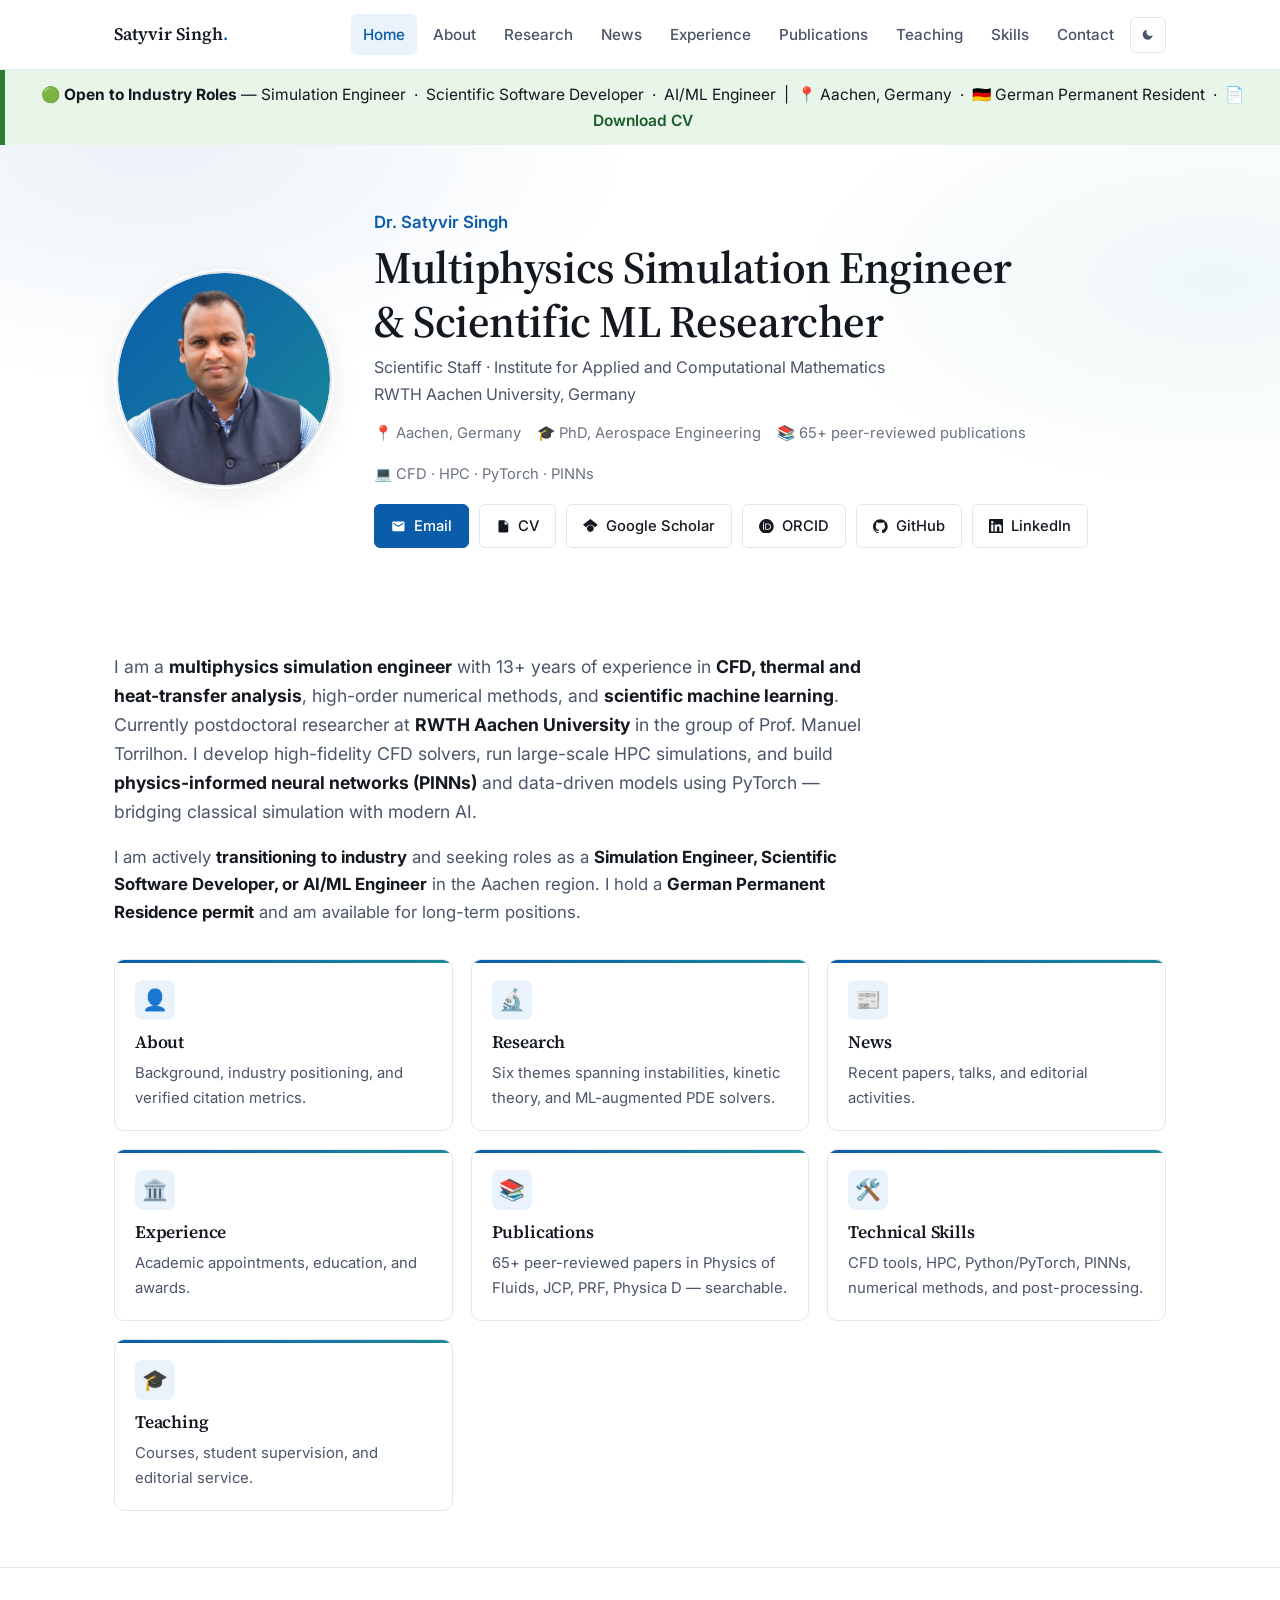
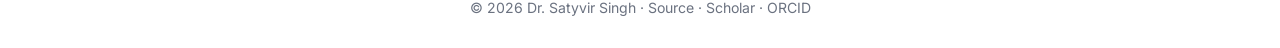
<file: index.html>
<!DOCTYPE html>
<html lang="en">
<head>
  <meta charset="UTF-8" />
  <meta name="viewport" content="width=device-width, initial-scale=1.0" />
  <title>Dr. Satyvir Singh — Simulation Engineer | CFD & Scientific ML | RWTH Aachen</title>
  <meta name="description" content="Dr. Satyvir Singh — Multiphysics Simulation Engineer with 13+ years in CFD, thermal analysis, high-order numerical methods, and scientific machine learning. Postdoctoral researcher at RWTH Aachen University. Open to industry roles in simulation engineering, scientific software development, and AI/ML engineering." />
  <meta property="og:type" content="website" />
  <meta property="og:title" content="Dr. Satyvir Singh — Simulation Engineer | CFD & Scientific ML" />
  <meta property="og:description" content="Multiphysics Simulation Engineer at RWTH Aachen University. 13+ years in CFD, HPC, and physics-informed ML. Open to industry roles in Aachen/Germany." />

  <link rel="preconnect" href="https://fonts.googleapis.com" />
  <link rel="preconnect" href="https://fonts.gstatic.com" crossorigin />
  <link href="https://fonts.googleapis.com/css2?family=Inter:wght@400;500;600;700&family=JetBrains+Mono:wght@400;500&family=Source+Serif+4:opsz,wght@8..60,400;8..60,500;8..60,600;8..60,700&display=swap" rel="stylesheet" />
  <link rel="stylesheet" href="assets/styles.css" />
  <link rel="icon" href="data:image/svg+xml,<svg xmlns='http://www.w3.org/2000/svg' viewBox='0 0 100 100'><circle cx='50' cy='50' r='45' fill='%230b5cab'/><text x='50%25' y='55%25' text-anchor='middle' dominant-baseline='middle' fill='white' font-family='Georgia' font-size='52' font-weight='600'>S</text></svg>" />
</head>
<body data-page="home">

<div id="site-nav"></div>

<!-- ========== OPEN TO WORK BANNER ========== -->
<div style="background-color:#e8f5e9; border-left:5px solid #2e7d32; padding:12px 20px; text-align:center; font-size:0.97rem; font-family:Inter,sans-serif;">
  🟢 <strong>Open to Industry Roles</strong> — Simulation Engineer &nbsp;·&nbsp; Scientific Software Developer &nbsp;·&nbsp; AI/ML Engineer &nbsp;|&nbsp;
  📍 Aachen, Germany &nbsp;·&nbsp; 🇩🇪 German Permanent Resident &nbsp;·&nbsp;
  <a href="CV_Satyvir_Singh.pdf" target="_blank" style="color:#1a5c2a; font-weight:600;">📄 Download CV</a>
</div>

<!-- ========== HERO ========== -->
<header class="hero">
  <div class="container hero-grid">
    <img class="avatar" src="assets/profile.png" alt="Dr. Satyvir Singh" width="220" height="220" />
    <div>
      <p class="title">Dr. Satyvir Singh</p>
      <h1>Multiphysics Simulation Engineer<br />&amp; Scientific ML Researcher</h1>
      <p class="affiliation">Scientific Staff · Institute for Applied and Computational Mathematics<br />RWTH Aachen University, Germany</p>

      <div class="hero-meta">
        <span>📍 Aachen, Germany</span>
        <span>🎓 PhD, Aerospace Engineering</span>
        <span>📚 65+ peer-reviewed publications</span>
        <span>💻 CFD · HPC · PyTorch · PINNs</span>
      </div>

      <div class="hero-actions">
        <a class="btn btn-primary" href="mailto:singh@acom.rwth-aachen.de">
          <svg class="icon-svg" viewBox="0 0 24 24"><path fill="currentColor" d="M20 4H4a2 2 0 00-2 2v12a2 2 0 002 2h16a2 2 0 002-2V6a2 2 0 00-2-2zm0 4l-8 5-8-5V6l8 5 8-5z"/></svg>
          Email
        </a>
        <a class="btn" href="CV_Satyvir_Singh.pdf" target="_blank">
          <svg class="icon-svg" viewBox="0 0 24 24"><path fill="currentColor" d="M14 2H6a2 2 0 00-2 2v16a2 2 0 002 2h12a2 2 0 002-2V8l-6-6zm0 7V3.5L19.5 9H14z"/></svg>
          CV
        </a>
        <a class="btn" href="https://scholar.google.com/citations?user=sQT89LYAAAAJ&hl=en" target="_blank" rel="noopener">
          <svg class="icon-svg" viewBox="0 0 24 24"><path fill="currentColor" d="M5.242 13.769L0 9.5 12 0l12 9.5-5.242 4.269C17.548 11.249 14.978 9.5 12 9.5c-2.977 0-5.548 1.748-6.758 4.269zM12 10c-3.038 0-5.5 2.462-5.5 5.5s2.462 5.5 5.5 5.5 5.5-2.462 5.5-5.5S15.038 10 12 10z"/></svg>
          Google Scholar
        </a>
        <a class="btn" href="https://orcid.org/0000-0001-6669-5296" target="_blank" rel="noopener">
          <svg class="icon-svg" viewBox="0 0 24 24"><path fill="currentColor" d="M12 0C5.372 0 0 5.372 0 12s5.372 12 12 12 12-5.372 12-12S18.628 0 12 0zM7.369 4.378c.525 0 .947.431.947.947 0 .525-.422.947-.947.947a.95.95 0 01-.947-.947c0-.516.422-.947.947-.947zm-.722 3.038h1.444v10.041H6.647V7.416zm3.562 0h3.9c3.712 0 5.344 2.653 5.344 5.025 0 2.578-2.016 5.025-5.325 5.025h-3.919V7.416zm1.444 1.303v7.444h2.297c3.272 0 4.022-2.484 4.022-3.722 0-2.016-1.284-3.722-4.097-3.722h-2.222z"/></svg>
          ORCID
        </a>
        <a class="btn" href="https://github.com/Satyvir-Singh" target="_blank" rel="noopener">
          <svg class="icon-svg" viewBox="0 0 24 24"><path fill="currentColor" d="M12 .297c-6.63 0-12 5.373-12 12 0 5.303 3.438 9.8 8.205 11.385.6.113.82-.258.82-.577 0-.285-.01-1.04-.015-2.04-3.338.724-4.042-1.61-4.042-1.61C4.422 18.07 3.633 17.7 3.633 17.7c-1.087-.744.084-.729.084-.729 1.205.084 1.838 1.236 1.838 1.236 1.07 1.835 2.809 1.305 3.495.998.108-.776.417-1.305.76-1.605-2.665-.3-5.466-1.332-5.466-5.93 0-1.31.465-2.38 1.235-3.22-.135-.303-.54-1.523.105-3.176 0 0 1.005-.322 3.3 1.23.96-.267 1.98-.4 3-.405 1.02.005 2.04.138 3 .405 2.28-1.552 3.285-1.23 3.285-1.23.645 1.653.24 2.873.12 3.176.765.84 1.23 1.91 1.23 3.22 0 4.61-2.805 5.625-5.475 5.92.42.36.81 1.096.81 2.22 0 1.606-.015 2.896-.015 3.286 0 .315.21.69.825.57C20.565 22.092 24 17.592 24 12.297c0-6.627-5.373-12-12-12"/></svg>
          GitHub
        </a>
        <a class="btn" href="https://www.linkedin.com/in/dr-ing-satyvir-singh-59ba4218" target="_blank" rel="noopener">
          <svg class="icon-svg" viewBox="0 0 24 24"><path fill="currentColor" d="M20.447 20.452h-3.554v-5.569c0-1.328-.027-3.037-1.852-3.037-1.853 0-2.136 1.445-2.136 2.939v5.667H9.351V9h3.414v1.561h.046c.477-.9 1.637-1.852 3.37-1.852 3.601 0 4.267 2.37 4.267 5.455v6.288zM5.337 7.433a2.062 2.062 0 01-2.063-2.065 2.063 2.063 0 112.063 2.065zm1.782 13.019H3.555V9h3.564v11.452zM22.225 0H1.771C.792 0 0 .774 0 1.729v20.542C0 23.227.792 24 1.771 24h20.451C23.2 24 24 23.227 24 22.271V1.729C24 .774 23.2 0 22.222 0h.003z"/></svg>
          LinkedIn
        </a>
      </div>
    </div>
  </div>
</header>

<!-- ========== SHORT INTRO + CARD GRID ========== -->
<section class="section">
  <div class="container fade-in">
    <div class="prose" style="margin-bottom:32px;">
      <p style="font-size:1.1rem;">
        I am a <strong>multiphysics simulation engineer</strong> with 13+ years of experience in
        <strong>CFD, thermal and heat-transfer analysis</strong>, high-order numerical methods,
        and <strong>scientific machine learning</strong>. Currently postdoctoral researcher at
        <strong>RWTH Aachen University</strong> in the group of Prof. Manuel Torrilhon.
        I develop high-fidelity CFD solvers, run large-scale HPC simulations, and build
        <strong>physics-informed neural networks (PINNs)</strong> and data-driven models
        using PyTorch — bridging classical simulation with modern AI.
      </p>
      <p style="font-size:1.05rem;">
        I am actively <strong>transitioning to industry</strong> and seeking roles as a
        <strong>Simulation Engineer, Scientific Software Developer, or AI/ML Engineer</strong>
        in the Aachen region. I hold a <strong>German Permanent Residence permit</strong>
        and am available for long-term positions.
      </p>
    </div>

    <div class="research-grid">
      <a class="research-card" href="about.html" style="text-decoration:none;color:inherit;">
        <div class="icon">👤</div>
        <h3>About</h3>
        <p>Background, industry positioning, and verified citation metrics.</p>
      </a>
      <a class="research-card" href="research.html" style="text-decoration:none;color:inherit;">
        <div class="icon">🔬</div>
        <h3>Research</h3>
        <p>Six themes spanning instabilities, kinetic theory, and ML-augmented PDE solvers.</p>
      </a>
      <a class="research-card" href="news.html" style="text-decoration:none;color:inherit;">
        <div class="icon">📰</div>
        <h3>News</h3>
        <p>Recent papers, talks, and editorial activities.</p>
      </a>
      <a class="research-card" href="experience.html" style="text-decoration:none;color:inherit;">
        <div class="icon">🏛️</div>
        <h3>Experience</h3>
        <p>Academic appointments, education, and awards.</p>
      </a>
      <a class="research-card" href="publications.html" style="text-decoration:none;color:inherit;">
        <div class="icon">📚</div>
        <h3>Publications</h3>
        <p>65+ peer-reviewed papers in Physics of Fluids, JCP, PRF, Physica D — searchable.</p>
      </a>
      <a class="research-card" href="skills.html" style="text-decoration:none;color:inherit;">
        <div class="icon">🛠️</div>
        <h3>Technical Skills</h3>
        <p>CFD tools, HPC, Python/PyTorch, PINNs, numerical methods, and post-processing.</p>
      </a>
      <a class="research-card" href="teaching.html" style="text-decoration:none;color:inherit;">
        <div class="icon">🎓</div>
        <h3>Teaching</h3>
        <p>Courses, student supervision, and editorial service.</p>
      </a>
    </div>
  </div>
</section>

<div id="site-footer"></div>
<script src="assets/layout.js"></script>
<script src="assets/main.js"></script>
</body>
</html>
</file>
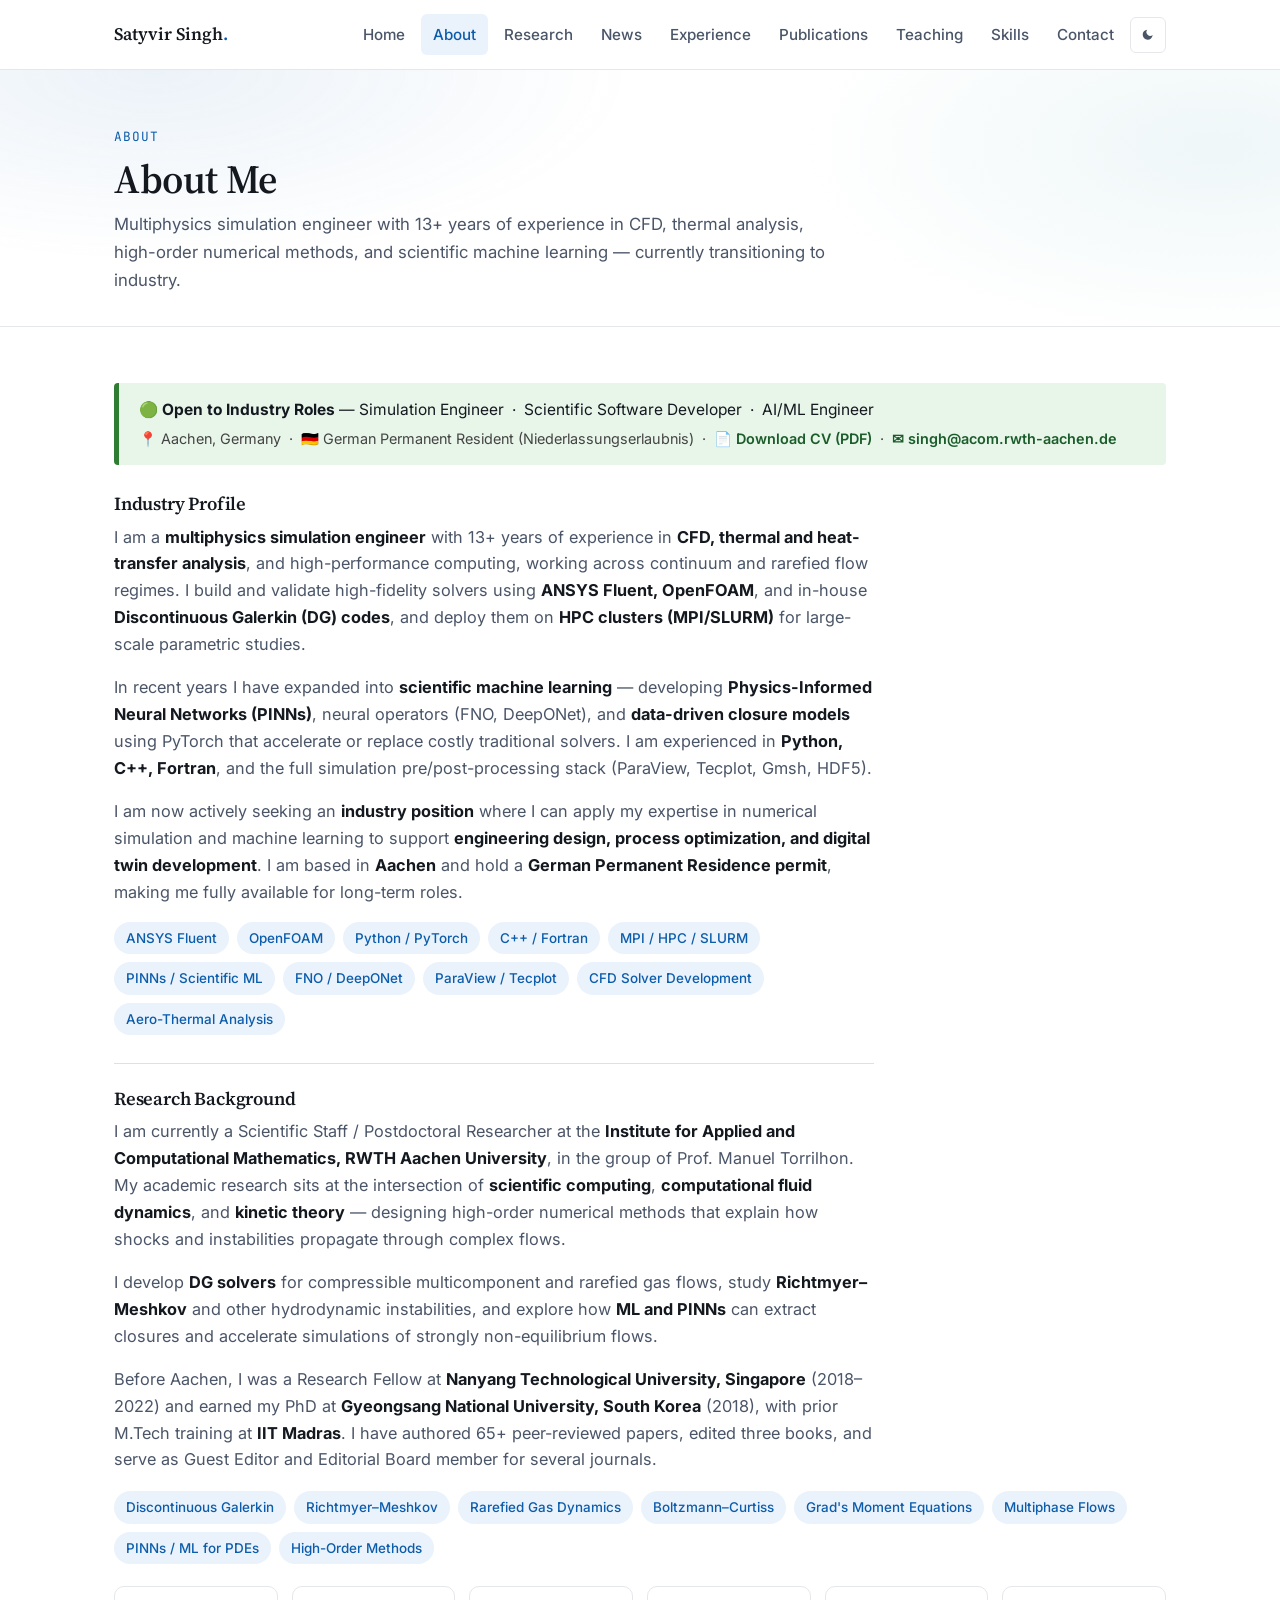
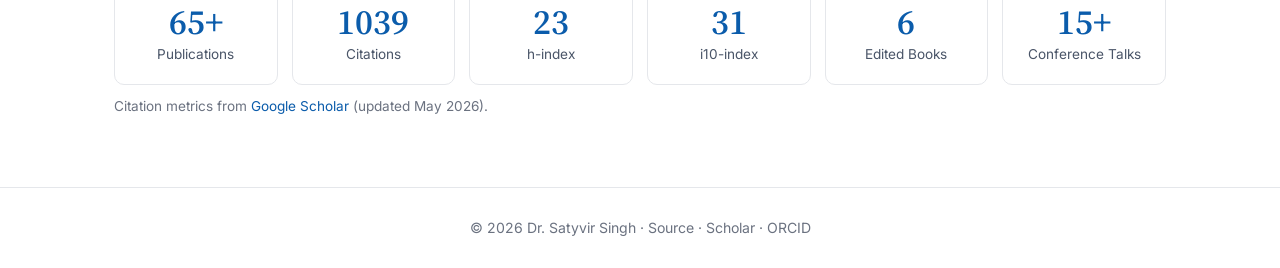
<file: about.html>
<!DOCTYPE html>
<html lang="en">
<head>
  <meta charset="UTF-8" />
  <meta name="viewport" content="width=device-width, initial-scale=1.0" />
  <title>About · Dr. Satyvir Singh — Simulation Engineer | CFD & Scientific ML</title>
  <meta name="description" content="Dr. Satyvir Singh — Multiphysics Simulation Engineer at RWTH Aachen University. 13+ years in CFD, thermal analysis, high-order numerical methods, and scientific ML. Open to industry roles in Aachen/Germany." />
  <link rel="preconnect" href="https://fonts.googleapis.com" />
  <link rel="preconnect" href="https://fonts.gstatic.com" crossorigin />
  <link href="https://fonts.googleapis.com/css2?family=Inter:wght@400;500;600;700&family=JetBrains+Mono:wght@400;500&family=Source+Serif+4:opsz,wght@8..60,400;8..60,500;8..60,600;8..60,700&display=swap" rel="stylesheet" />
  <link rel="stylesheet" href="assets/styles.css" />
  <link rel="icon" href="data:image/svg+xml,<svg xmlns='http://www.w3.org/2000/svg' viewBox='0 0 100 100'><circle cx='50' cy='50' r='45' fill='%230b5cab'/><text x='50%25' y='55%25' text-anchor='middle' dominant-baseline='middle' fill='white' font-family='Georgia' font-size='52' font-weight='600'>S</text></svg>" />
</head>
<body data-page="about">

<div id="site-nav"></div>

<header class="page-header">
  <div class="container">
    <div class="crumb">About</div>
    <h1>About Me</h1>
    <p class="lede">Multiphysics simulation engineer with 13+ years of experience in CFD, thermal analysis, high-order numerical methods, and scientific machine learning — currently transitioning to industry.</p>
  </div>
</header>

<section class="section">
  <div class="container fade-in">

    <!-- ========== OPEN TO WORK BANNER ========== -->
    <div style="background-color:#e8f5e9; border-left:5px solid #2e7d32; padding:14px 20px; border-radius:4px; margin-bottom:28px; font-family:Inter,sans-serif; font-size:0.97rem;">
      🟢 <strong>Open to Industry Roles</strong> — Simulation Engineer &nbsp;·&nbsp; Scientific Software Developer &nbsp;·&nbsp; AI/ML Engineer<br />
      <span style="font-size:0.9rem; color:#444; margin-top:4px; display:inline-block;">
        📍 Aachen, Germany &nbsp;·&nbsp;
        🇩🇪 German Permanent Resident (Niederlassungserlaubnis) &nbsp;·&nbsp;
        <a href="CV_Satyvir_Singh.pdf" target="_blank" style="color:#1a5c2a; font-weight:600;">📄 Download CV (PDF)</a> &nbsp;·&nbsp;
        <a href="mailto:singh@acom.rwth-aachen.de" style="color:#1a5c2a; font-weight:600;">✉ singh@acom.rwth-aachen.de</a>
      </span>
    </div>

    <div class="prose">

      <!-- INDUSTRY BIO -->
      <h2 style="font-size:1.15rem; margin-bottom:8px;">Industry Profile</h2>
      <p>
        I am a <strong>multiphysics simulation engineer</strong> with 13+ years of experience in
        <strong>CFD, thermal and heat-transfer analysis</strong>, and high-performance computing,
        working across continuum and rarefied flow regimes. I build and validate high-fidelity
        solvers using <strong>ANSYS Fluent, OpenFOAM</strong>, and in-house
        <strong>Discontinuous Galerkin (DG) codes</strong>, and deploy them on
        <strong>HPC clusters (MPI/SLURM)</strong> for large-scale parametric studies.
      </p>
      <p>
        In recent years I have expanded into <strong>scientific machine learning</strong> —
        developing <strong>Physics-Informed Neural Networks (PINNs)</strong>, neural operators
        (FNO, DeepONet), and <strong>data-driven closure models</strong> using PyTorch that
        accelerate or replace costly traditional solvers. I am experienced in
        <strong>Python, C++, Fortran</strong>, and the full simulation pre/post-processing stack
        (ParaView, Tecplot, Gmsh, HDF5).
      </p>
      <p>
        I am now actively seeking an <strong>industry position</strong> where I can apply my
        expertise in numerical simulation and machine learning to support
        <strong>engineering design, process optimization, and digital twin development</strong>.
        I am based in <strong>Aachen</strong> and hold a
        <strong>German Permanent Residence permit</strong>, making me fully available for
        long-term roles.
      </p>

      <!-- INDUSTRY SKILLS TAGS -->
      <div class="tags" style="margin-top:12px; margin-bottom:28px;">
        <span class="tag">ANSYS Fluent</span>
        <span class="tag">OpenFOAM</span>
        <span class="tag">Python / PyTorch</span>
        <span class="tag">C++ / Fortran</span>
        <span class="tag">MPI / HPC / SLURM</span>
        <span class="tag">PINNs / Scientific ML</span>
        <span class="tag">FNO / DeepONet</span>
        <span class="tag">ParaView / Tecplot</span>
        <span class="tag">CFD Solver Development</span>
        <span class="tag">Aero-Thermal Analysis</span>
      </div>

      <hr style="border:none; border-top:1px solid #e0e0e0; margin:24px 0;" />

      <!-- ACADEMIC BIO -->
      <h2 style="font-size:1.15rem; margin-bottom:8px;">Research Background</h2>
      <p>
        I am currently a Scientific Staff / Postdoctoral Researcher at the
        <strong>Institute for Applied and Computational Mathematics, RWTH Aachen University</strong>,
        in the group of Prof. Manuel Torrilhon. My academic research sits at the intersection of
        <strong>scientific computing</strong>, <strong>computational fluid dynamics</strong>, and
        <strong>kinetic theory</strong> — designing high-order numerical methods that explain how
        shocks and instabilities propagate through complex flows.
      </p>
      <p>
        I develop <strong>DG solvers</strong> for compressible multicomponent and rarefied gas flows,
        study <strong>Richtmyer–Meshkov</strong> and other hydrodynamic instabilities, and explore
        how <strong>ML and PINNs</strong> can extract closures and accelerate simulations of strongly
        non-equilibrium flows.
      </p>
      <p>
        Before Aachen, I was a Research Fellow at <strong>Nanyang Technological University, Singapore</strong>
        (2018–2022) and earned my PhD at <strong>Gyeongsang National University, South Korea</strong> (2018),
        with prior M.Tech training at <strong>IIT Madras</strong>. I have authored 65+ peer-reviewed papers,
        edited three books, and serve as Guest Editor and Editorial Board member for several journals.
      </p>
    </div>

    <!-- RESEARCH TAGS -->
    <div class="tags" style="margin-top:18px;">
      <span class="tag">Discontinuous Galerkin</span>
      <span class="tag">Richtmyer–Meshkov</span>
      <span class="tag">Rarefied Gas Dynamics</span>
      <span class="tag">Boltzmann–Curtiss</span>
      <span class="tag">Grad's Moment Equations</span>
      <span class="tag">Multiphase Flows</span>
      <span class="tag">PINNs / ML for PDEs</span>
      <span class="tag">High-Order Methods</span>
    </div>

    <!-- CITATION METRICS -->
    <div class="stats">
      <div class="stat"><span class="num">65+</span><span class="label">Publications</span></div>
      <div class="stat"><span class="num">1039</span><span class="label">Citations</span></div>
      <div class="stat"><span class="num">23</span><span class="label">h-index</span></div>
      <div class="stat"><span class="num">31</span><span class="label">i10-index</span></div>
      <div class="stat"><span class="num">6</span><span class="label">Edited Books</span></div>
      <div class="stat"><span class="num">15+</span><span class="label">Conference Talks</span></div>
    </div>
    <p style="margin-top:10px; font-size:0.85rem; color:var(--muted);">
      Citation metrics from
      <a href="https://scholar.google.com/citations?user=sQT89LYAAAAJ&amp;hl=en" target="_blank" rel="noopener">Google Scholar</a>
      (updated May 2026).
    </p>

  </div>
</section>

<div id="site-footer"></div>
<script src="assets/layout.js"></script>
<script src="assets/main.js"></script>
</body>
</html>
</file>
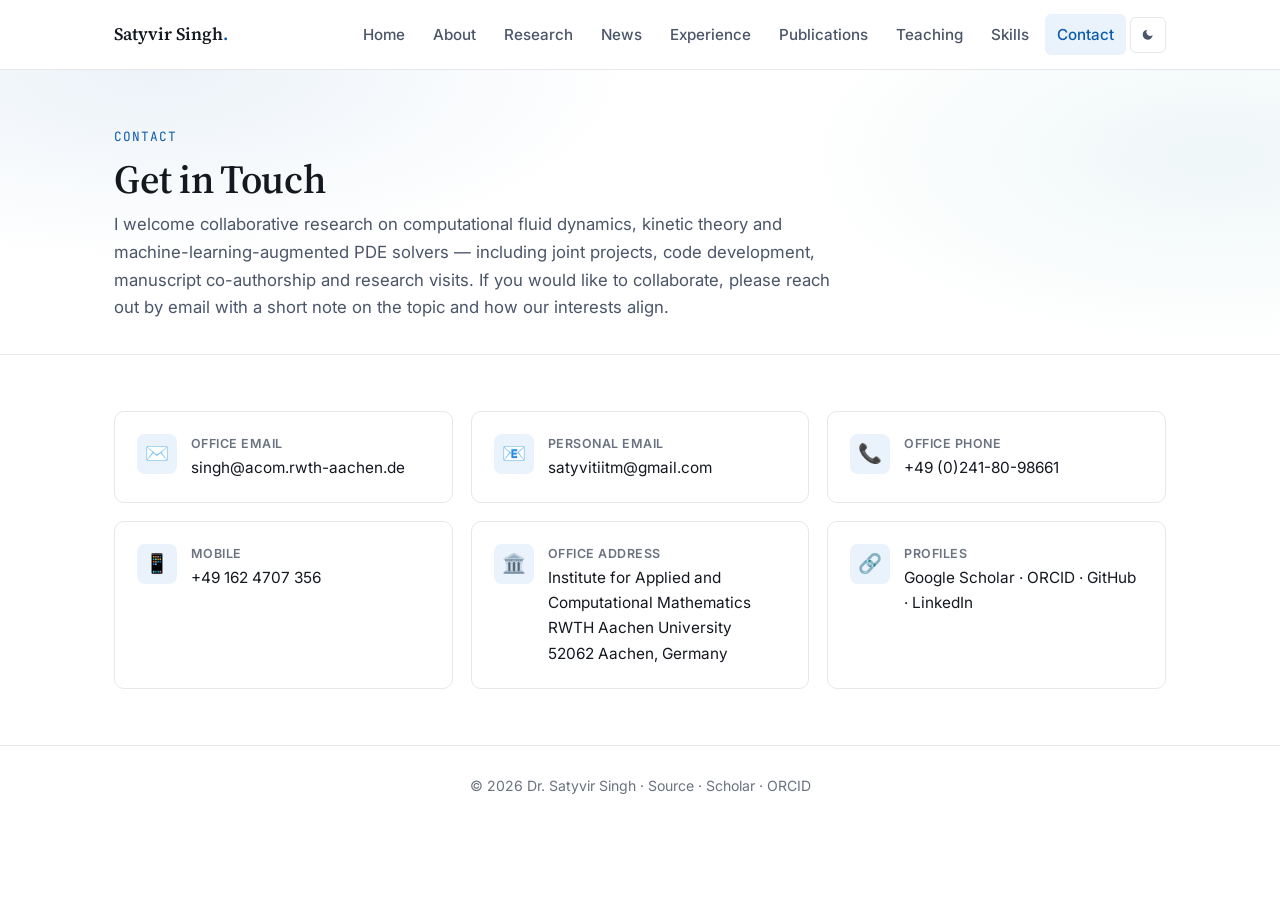
<file: contact.html>
<!DOCTYPE html>
<html lang="en">
<head>
  <meta charset="UTF-8" />
  <meta name="viewport" content="width=device-width, initial-scale=1.0" />
  <title>Contact · Dr. Satyvir Singh</title>
  <meta name="description" content="Contact information for Dr. Satyvir Singh — office address, phone, email and academic profiles." />
  <link rel="preconnect" href="https://fonts.googleapis.com" />
  <link rel="preconnect" href="https://fonts.gstatic.com" crossorigin />
  <link href="https://fonts.googleapis.com/css2?family=Inter:wght@400;500;600;700&family=JetBrains+Mono:wght@400;500&family=Source+Serif+4:opsz,wght@8..60,400;8..60,500;8..60,600;8..60,700&display=swap" rel="stylesheet" />
  <link rel="stylesheet" href="assets/styles.css" />
  <link rel="icon" href="data:image/svg+xml,<svg xmlns='http://www.w3.org/2000/svg' viewBox='0 0 100 100'><circle cx='50' cy='50' r='45' fill='%230b5cab'/><text x='50%25' y='55%25' text-anchor='middle' dominant-baseline='middle' fill='white' font-family='Georgia' font-size='52' font-weight='600'>S</text></svg>" />
</head>
<body data-page="contact">

<div id="site-nav"></div>

<header class="page-header">
  <div class="container">
    <div class="crumb">Contact</div>
    <h1>Get in Touch</h1>
    <p class="lede">I welcome collaborative research on computational fluid dynamics, kinetic theory and machine-learning-augmented PDE solvers — including joint projects, code development, manuscript co-authorship and research visits. If you would like to collaborate, please reach out by email with a short note on the topic and how our interests align.</p>
  </div>
</header>

<section class="section">
  <div class="container fade-in">
    <div class="contact-grid">
      <div class="contact-card">
        <div class="ico">✉️</div>
        <div>
          <div class="label">Office Email</div>
          <div class="value"><a href="mailto:singh@acom.rwth-aachen.de">singh@acom.rwth-aachen.de</a></div>
        </div>
      </div>
      <div class="contact-card">
        <div class="ico">📧</div>
        <div>
          <div class="label">Personal Email</div>
          <div class="value"><a href="mailto:satyvitiitm@gmail.com">satyvitiitm@gmail.com</a></div>
        </div>
      </div>
      <div class="contact-card">
        <div class="ico">📞</div>
        <div>
          <div class="label">Office Phone</div>
          <div class="value">+49 (0)241-80-98661</div>
        </div>
      </div>
      <div class="contact-card">
        <div class="ico">📱</div>
        <div>
          <div class="label">Mobile</div>
          <div class="value">+49 162 4707 356</div>
        </div>
      </div>
      <div class="contact-card">
        <div class="ico">🏛️</div>
        <div>
          <div class="label">Office Address</div>
          <div class="value">Institute for Applied and Computational Mathematics<br />RWTH Aachen University<br />52062 Aachen, Germany</div>
        </div>
      </div>
      <div class="contact-card">
        <div class="ico">🔗</div>
        <div>
          <div class="label">Profiles</div>
          <div class="value">
            <a href="https://scholar.google.com/citations?user=sQT89LYAAAAJ&amp;hl=en" target="_blank" rel="noopener">Google Scholar</a> ·
            <a href="https://orcid.org/0000-0001-6669-5296" target="_blank" rel="noopener">ORCID</a> ·
            <a href="https://github.com/Satyvir-Singh" target="_blank" rel="noopener">GitHub</a> ·
            <a href="https://www.linkedin.com/in/dr-ing-satyvir-singh-59ba4218" target="_blank" rel="noopener">LinkedIn</a>
          </div>
        </div>
      </div>
    </div>
  </div>
</section>

<div id="site-footer"></div>
<script src="assets/layout.js"></script>
<script src="assets/main.js"></script>
</body>
</html>
</file>
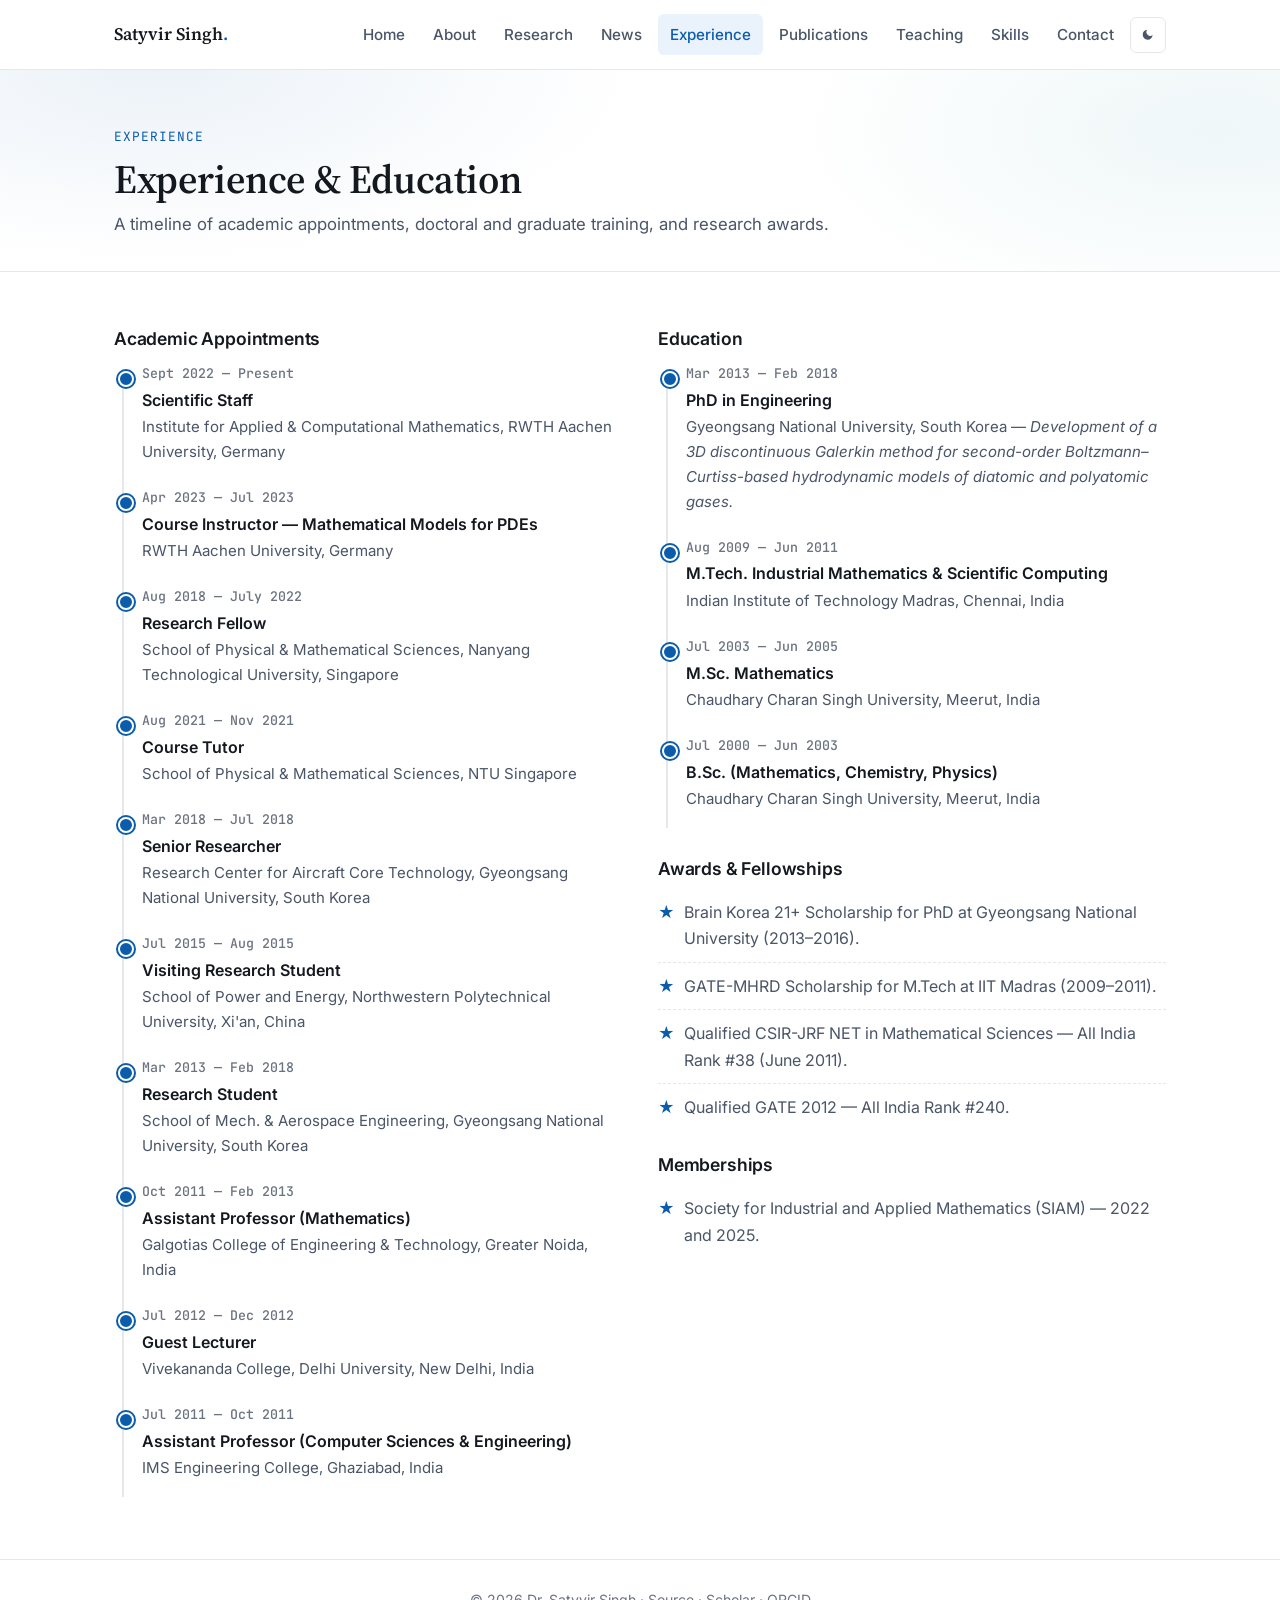
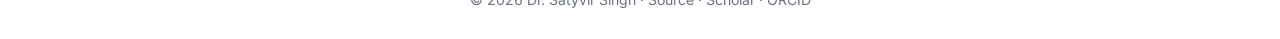
<file: experience.html>
<!DOCTYPE html>
<html lang="en">
<head>
  <meta charset="UTF-8" />
  <meta name="viewport" content="width=device-width, initial-scale=1.0" />
  <title>Experience · Dr. Satyvir Singh</title>
  <meta name="description" content="Academic appointments, education and awards of Dr. Satyvir Singh." />
  <link rel="preconnect" href="https://fonts.googleapis.com" />
  <link rel="preconnect" href="https://fonts.gstatic.com" crossorigin />
  <link href="https://fonts.googleapis.com/css2?family=Inter:wght@400;500;600;700&family=JetBrains+Mono:wght@400;500&family=Source+Serif+4:opsz,wght@8..60,400;8..60,500;8..60,600;8..60,700&display=swap" rel="stylesheet" />
  <link rel="stylesheet" href="assets/styles.css" />
  <link rel="icon" href="data:image/svg+xml,<svg xmlns='http://www.w3.org/2000/svg' viewBox='0 0 100 100'><circle cx='50' cy='50' r='45' fill='%230b5cab'/><text x='50%25' y='55%25' text-anchor='middle' dominant-baseline='middle' fill='white' font-family='Georgia' font-size='52' font-weight='600'>S</text></svg>" />
</head>
<body data-page="experience">

<div id="site-nav"></div>

<header class="page-header">
  <div class="container">
    <div class="crumb">Experience</div>
    <h1>Experience &amp; Education</h1>
    <p class="lede">A timeline of academic appointments, doctoral and graduate training, and research awards.</p>
  </div>
</header>

<section class="section">
  <div class="container fade-in">
    <div class="two-col">
      <div>
        <h3 style="font-family:var(--sans);font-size:1.1rem;margin-bottom:14px;">Academic Appointments</h3>
        <ul class="timeline">
          <li>
            <div class="when">Sept 2022 — Present</div>
            <div class="what">Scientific Staff</div>
            <div class="where">Institute for Applied &amp; Computational Mathematics, RWTH Aachen University, Germany</div>
          </li>
          <li>
            <div class="when">Apr 2023 — Jul 2023</div>
            <div class="what">Course Instructor — Mathematical Models for PDEs</div>
            <div class="where">RWTH Aachen University, Germany</div>
          </li>
          <li>
            <div class="when">Aug 2018 — July 2022</div>
            <div class="what">Research Fellow</div>
            <div class="where">School of Physical &amp; Mathematical Sciences, Nanyang Technological University, Singapore</div>
          </li>
          <li>
            <div class="when">Aug 2021 — Nov 2021</div>
            <div class="what">Course Tutor</div>
            <div class="where">School of Physical &amp; Mathematical Sciences, NTU Singapore</div>
          </li>
          <li>
            <div class="when">Mar 2018 — Jul 2018</div>
            <div class="what">Senior Researcher</div>
            <div class="where">Research Center for Aircraft Core Technology, Gyeongsang National University, South Korea</div>
          </li>
          <li>
            <div class="when">Jul 2015 — Aug 2015</div>
            <div class="what">Visiting Research Student</div>
            <div class="where">School of Power and Energy, Northwestern Polytechnical University, Xi'an, China</div>
          </li>
          <li>
            <div class="when">Mar 2013 — Feb 2018</div>
            <div class="what">Research Student</div>
            <div class="where">School of Mech. &amp; Aerospace Engineering, Gyeongsang National University, South Korea</div>
          </li>
          <li>
            <div class="when">Oct 2011 — Feb 2013</div>
            <div class="what">Assistant Professor (Mathematics)</div>
            <div class="where">Galgotias College of Engineering &amp; Technology, Greater Noida, India</div>
          </li>
          <li>
            <div class="when">Jul 2012 — Dec 2012</div>
            <div class="what">Guest Lecturer</div>
            <div class="where">Vivekananda College, Delhi University, New Delhi, India</div>
          </li>
          <li>
            <div class="when">Jul 2011 — Oct 2011</div>
            <div class="what">Assistant Professor (Computer Sciences &amp; Engineering)</div>
            <div class="where">IMS Engineering College, Ghaziabad, India</div>
          </li>
        </ul>
      </div>

      <div>
        <h3 style="font-family:var(--sans);font-size:1.1rem;margin-bottom:14px;">Education</h3>
        <ul class="timeline">
          <li>
            <div class="when">Mar 2013 — Feb 2018</div>
            <div class="what">PhD in Engineering</div>
            <div class="where">Gyeongsang National University, South Korea — <em>Development of a 3D discontinuous Galerkin method for second-order Boltzmann–Curtiss-based hydrodynamic models of diatomic and polyatomic gases.</em></div>
          </li>
          <li>
            <div class="when">Aug 2009 — Jun 2011</div>
            <div class="what">M.Tech. Industrial Mathematics &amp; Scientific Computing</div>
            <div class="where">Indian Institute of Technology Madras, Chennai, India</div>
          </li>
          <li>
            <div class="when">Jul 2003 — Jun 2005</div>
            <div class="what">M.Sc. Mathematics</div>
            <div class="where">Chaudhary Charan Singh University, Meerut, India</div>
          </li>
          <li>
            <div class="when">Jul 2000 — Jun 2003</div>
            <div class="what">B.Sc. (Mathematics, Chemistry, Physics)</div>
            <div class="where">Chaudhary Charan Singh University, Meerut, India</div>
          </li>
        </ul>

        <h3 style="font-family:var(--sans);font-size:1.1rem;margin:24px 0 10px;">Awards &amp; Fellowships</h3>
        <ul class="award-list">
          <li>Brain Korea 21+ Scholarship for PhD at Gyeongsang National University (2013–2016).</li>
          <li>GATE-MHRD Scholarship for M.Tech at IIT Madras (2009–2011).</li>
          <li>Qualified CSIR-JRF NET in Mathematical Sciences — All India Rank #38 (June 2011).</li>
          <li>Qualified GATE 2012 — All India Rank #240.</li>
        </ul>

        <h3 style="font-family:var(--sans);font-size:1.1rem;margin:24px 0 10px;">Memberships</h3>
        <ul class="award-list">
          <li>Society for Industrial and Applied Mathematics (SIAM) — 2022 and 2025.</li>
        </ul>
      </div>
    </div>
  </div>
</section>

<div id="site-footer"></div>
<script src="assets/layout.js"></script>
<script src="assets/main.js"></script>
</body>
</html>
</file>
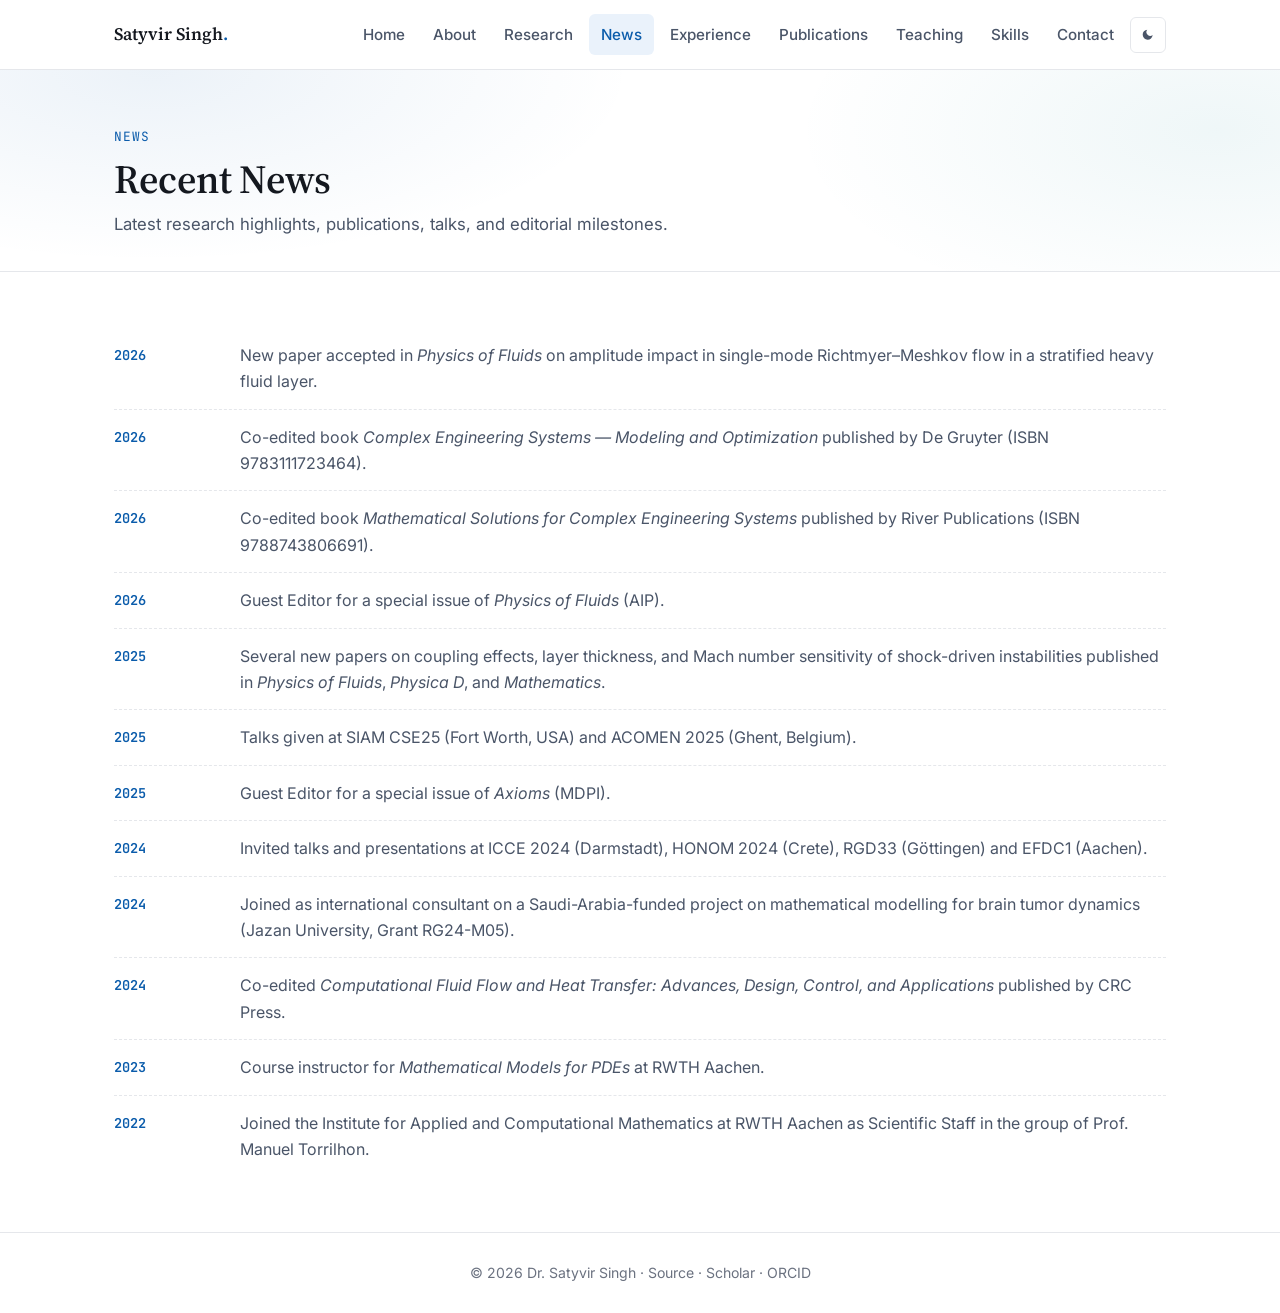
<file: news.html>
<!DOCTYPE html>
<html lang="en">
<head>
  <meta charset="UTF-8" />
  <meta name="viewport" content="width=device-width, initial-scale=1.0" />
  <title>News · Dr. Satyvir Singh</title>
  <meta name="description" content="Latest news, papers, talks, and editorial activities of Dr. Satyvir Singh." />
  <link rel="preconnect" href="https://fonts.googleapis.com" />
  <link rel="preconnect" href="https://fonts.gstatic.com" crossorigin />
  <link href="https://fonts.googleapis.com/css2?family=Inter:wght@400;500;600;700&family=JetBrains+Mono:wght@400;500&family=Source+Serif+4:opsz,wght@8..60,400;8..60,500;8..60,600;8..60,700&display=swap" rel="stylesheet" />
  <link rel="stylesheet" href="assets/styles.css" />
  <link rel="icon" href="data:image/svg+xml,<svg xmlns='http://www.w3.org/2000/svg' viewBox='0 0 100 100'><circle cx='50' cy='50' r='45' fill='%230b5cab'/><text x='50%25' y='55%25' text-anchor='middle' dominant-baseline='middle' fill='white' font-family='Georgia' font-size='52' font-weight='600'>S</text></svg>" />
</head>
<body data-page="news">

<div id="site-nav"></div>

<header class="page-header">
  <div class="container">
    <div class="crumb">News</div>
    <h1>Recent News</h1>
    <p class="lede">Latest research highlights, publications, talks, and editorial milestones.</p>
  </div>
</header>

<section class="section">
  <div class="container fade-in">
    <ul class="news-list">
      <li>
        <span class="news-date">2026</span>
        <span class="news-text">New paper accepted in <em>Physics of Fluids</em> on amplitude impact in single-mode Richtmyer–Meshkov flow in a stratified heavy fluid layer.</span>
      </li>
      <li>
        <span class="news-date">2026</span>
        <span class="news-text">Co-edited book <em>Complex Engineering Systems — Modeling and Optimization</em> published by De Gruyter (ISBN 9783111723464).</span>
      </li>
      <li>
        <span class="news-date">2026</span>
        <span class="news-text">Co-edited book <em>Mathematical Solutions for Complex Engineering Systems</em> published by River Publications (ISBN 9788743806691).</span>
      </li>
      <li>
        <span class="news-date">2026</span>
        <span class="news-text">Guest Editor for a special issue of <em>Physics of Fluids</em> (AIP).</span>
      </li>
      <li>
        <span class="news-date">2025</span>
        <span class="news-text">Several new papers on coupling effects, layer thickness, and Mach number sensitivity of shock-driven instabilities published in <em>Physics of Fluids</em>, <em>Physica D</em>, and <em>Mathematics</em>.</span>
      </li>
      <li>
        <span class="news-date">2025</span>
        <span class="news-text">Talks given at SIAM CSE25 (Fort Worth, USA) and ACOMEN 2025 (Ghent, Belgium).</span>
      </li>
      <li>
        <span class="news-date">2025</span>
        <span class="news-text">Guest Editor for a special issue of <em>Axioms</em> (MDPI).</span>
      </li>
      <li>
        <span class="news-date">2024</span>
        <span class="news-text">Invited talks and presentations at ICCE 2024 (Darmstadt), HONOM 2024 (Crete), RGD33 (Göttingen) and EFDC1 (Aachen).</span>
      </li>
      <li>
        <span class="news-date">2024</span>
        <span class="news-text">Joined as international consultant on a Saudi-Arabia-funded project on mathematical modelling for brain tumor dynamics (Jazan University, Grant RG24-M05).</span>
      </li>
      <li>
        <span class="news-date">2024</span>
        <span class="news-text">Co-edited <em>Computational Fluid Flow and Heat Transfer: Advances, Design, Control, and Applications</em> published by CRC Press.</span>
      </li>
      <li>
        <span class="news-date">2023</span>
        <span class="news-text">Course instructor for <em>Mathematical Models for PDEs</em> at RWTH Aachen.</span>
      </li>
      <li>
        <span class="news-date">2022</span>
        <span class="news-text">Joined the Institute for Applied and Computational Mathematics at RWTH Aachen as Scientific Staff in the group of Prof. Manuel Torrilhon.</span>
      </li>
    </ul>
  </div>
</section>

<div id="site-footer"></div>
<script src="assets/layout.js"></script>
<script src="assets/main.js"></script>
</body>
</html>
</file>
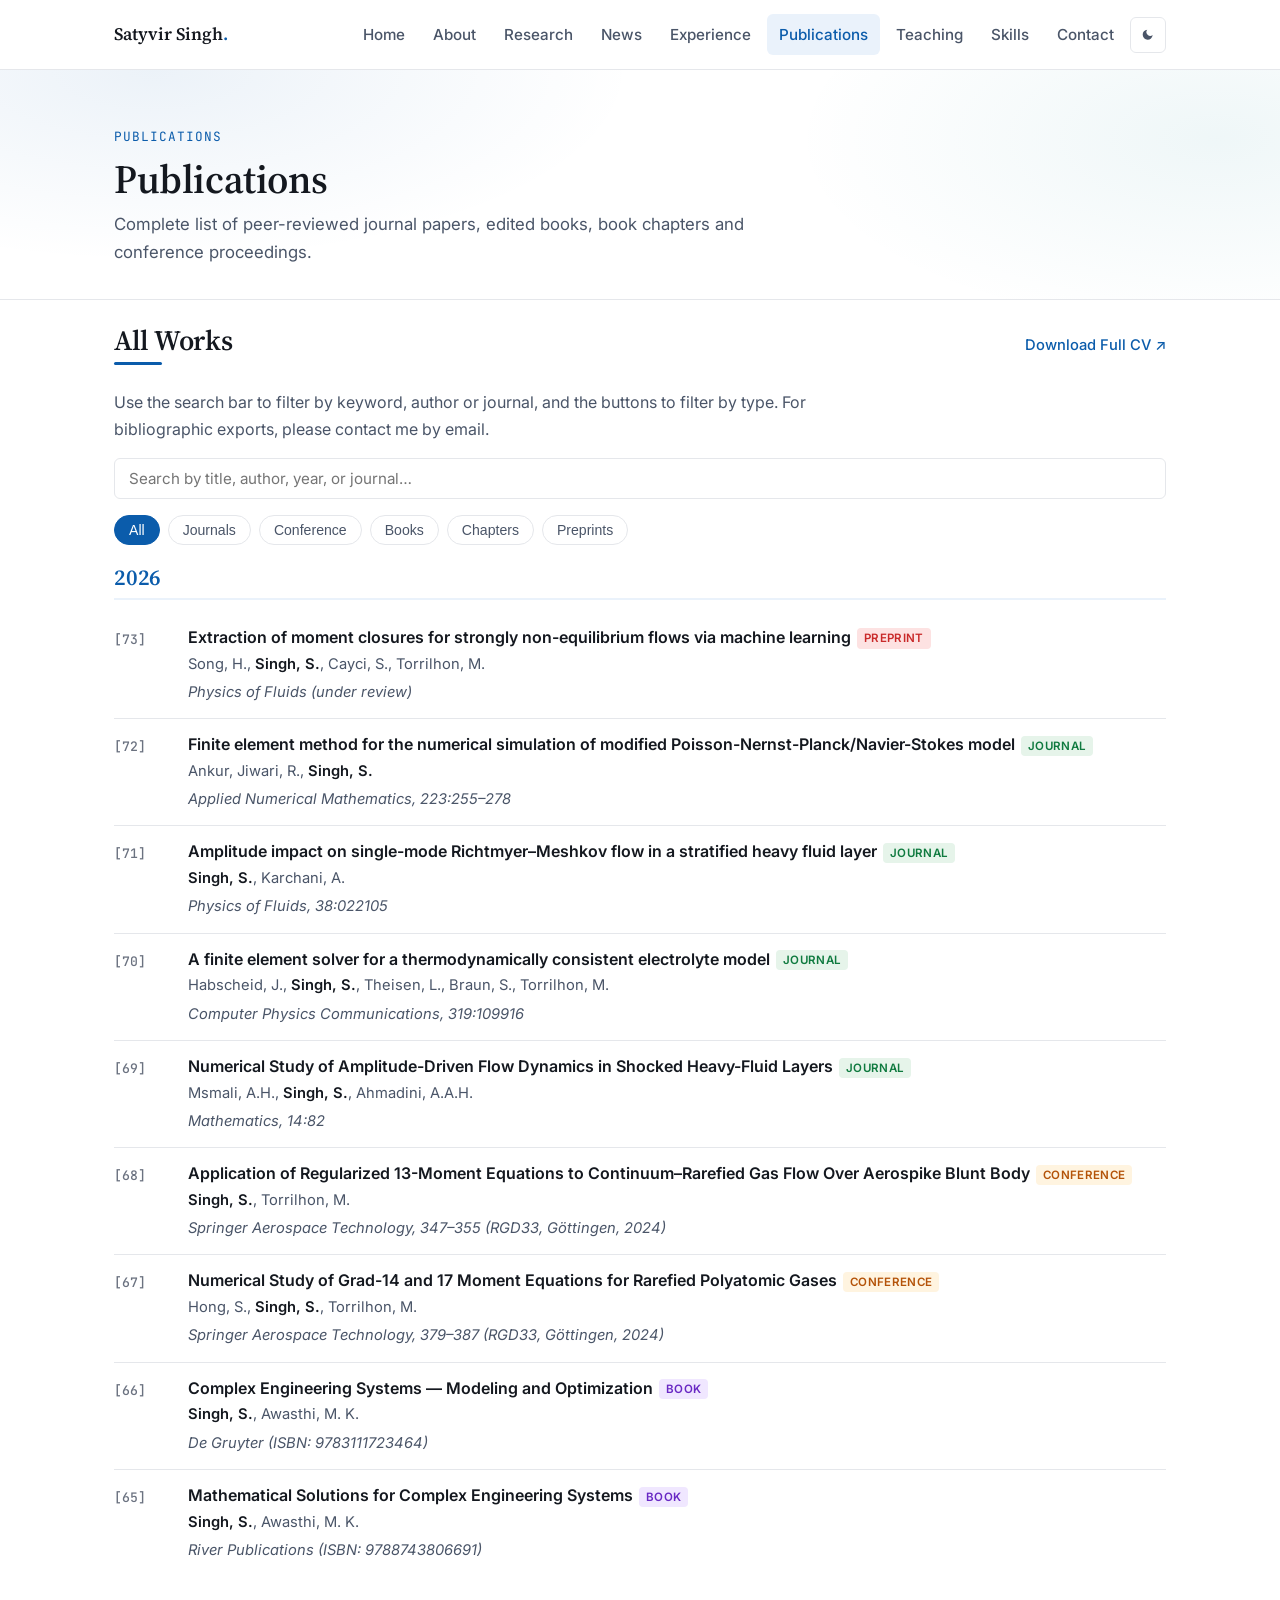
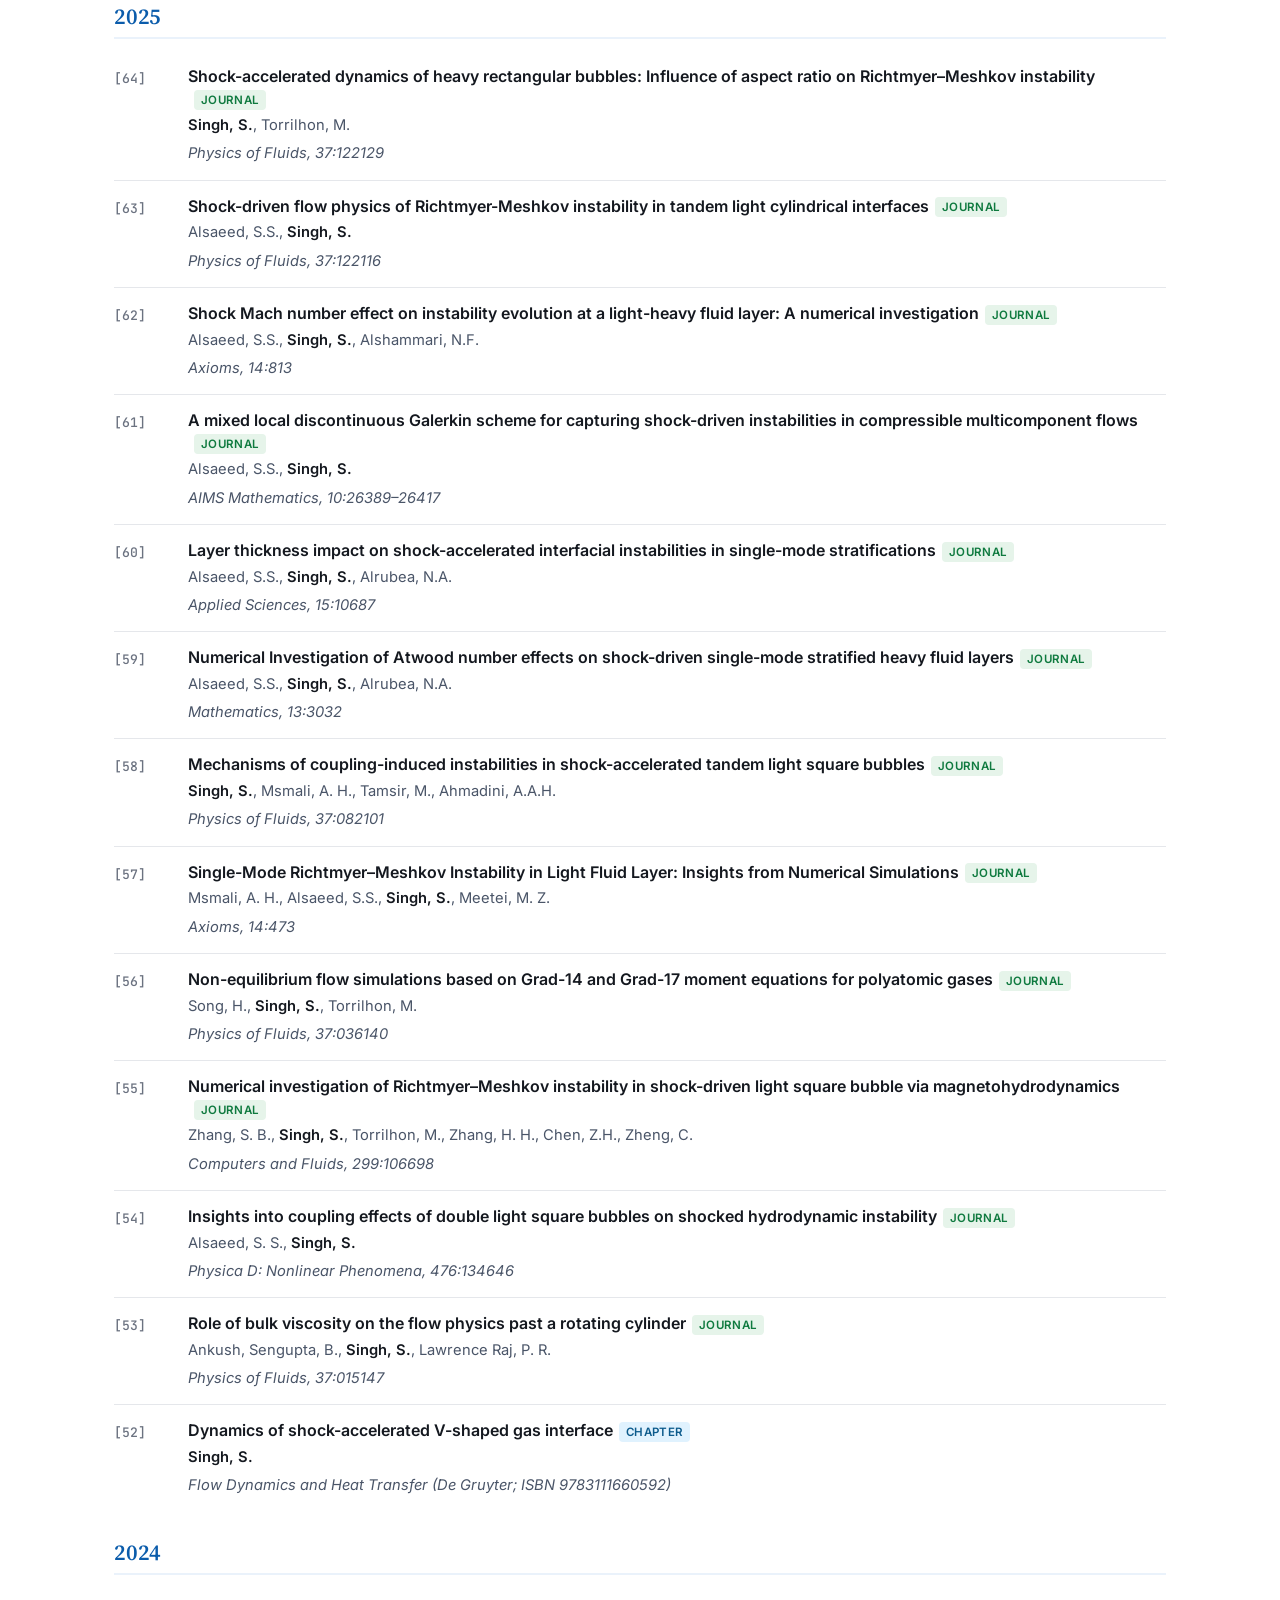
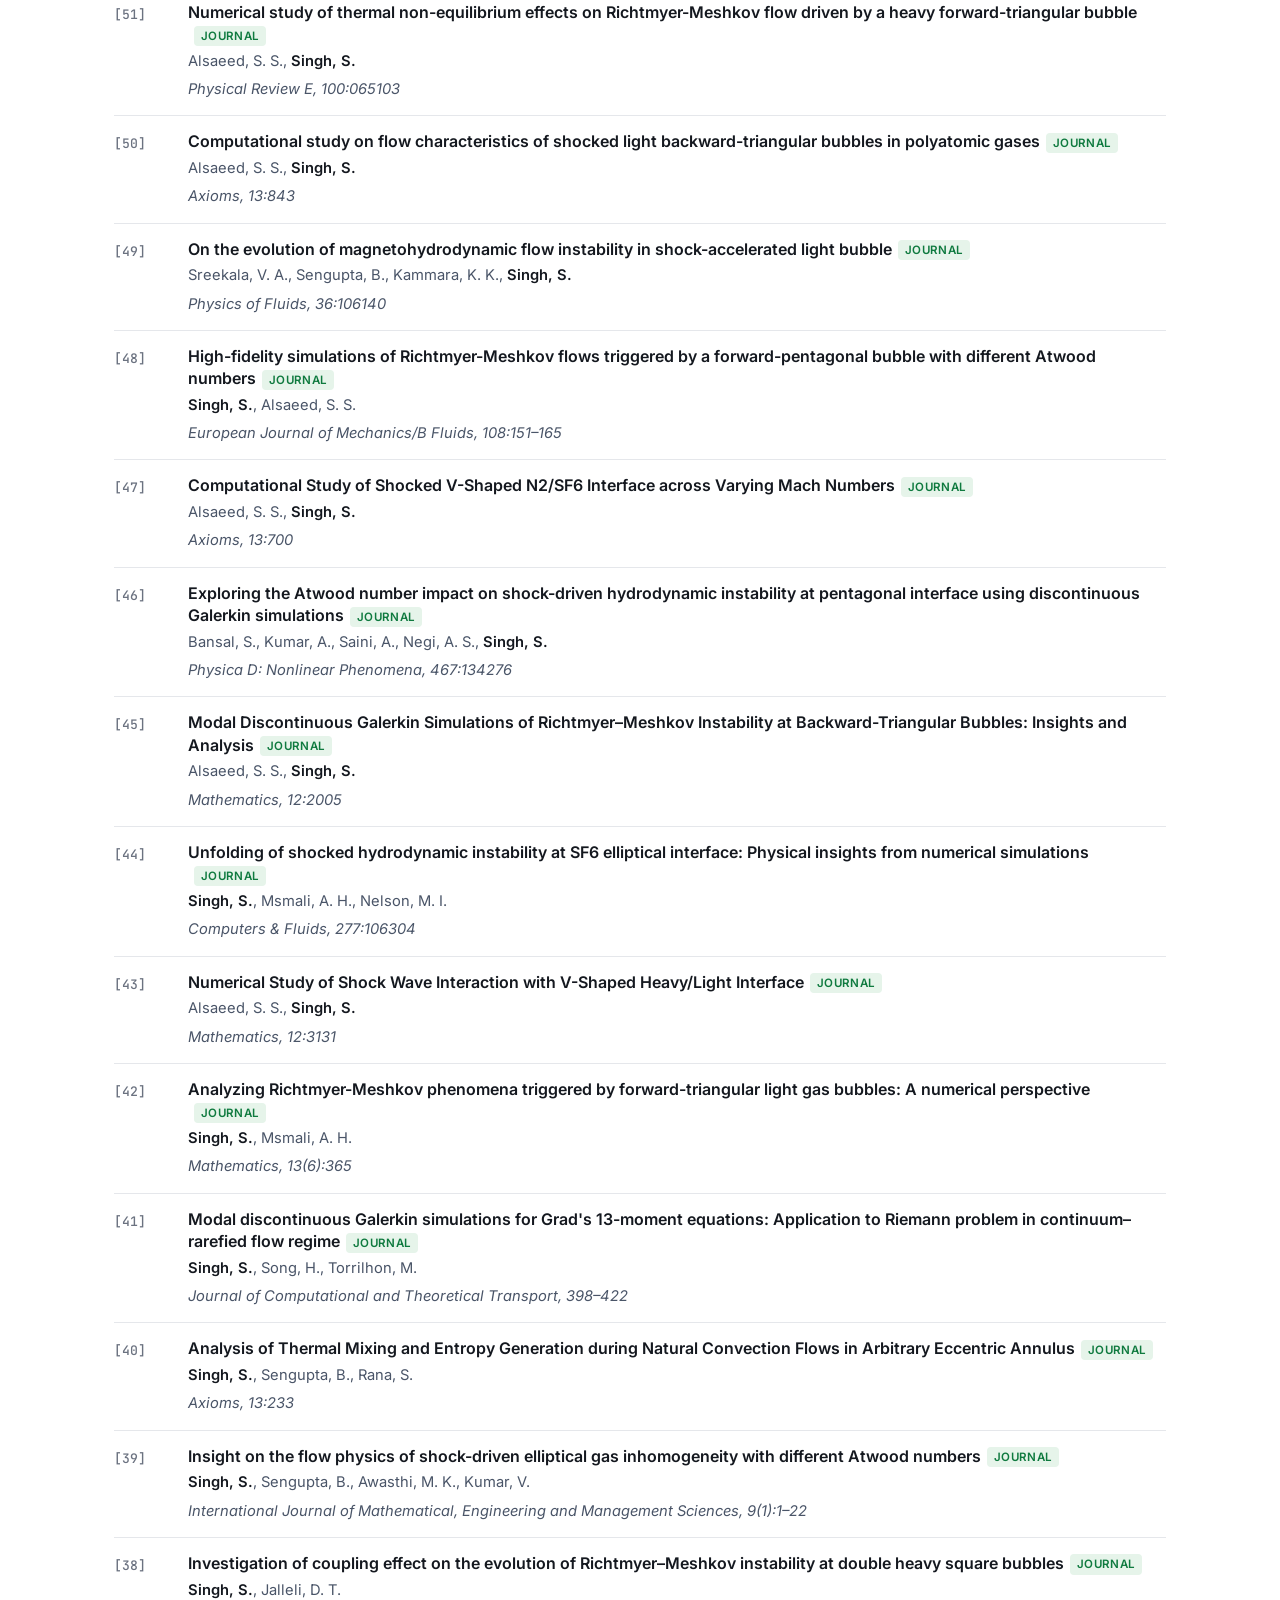
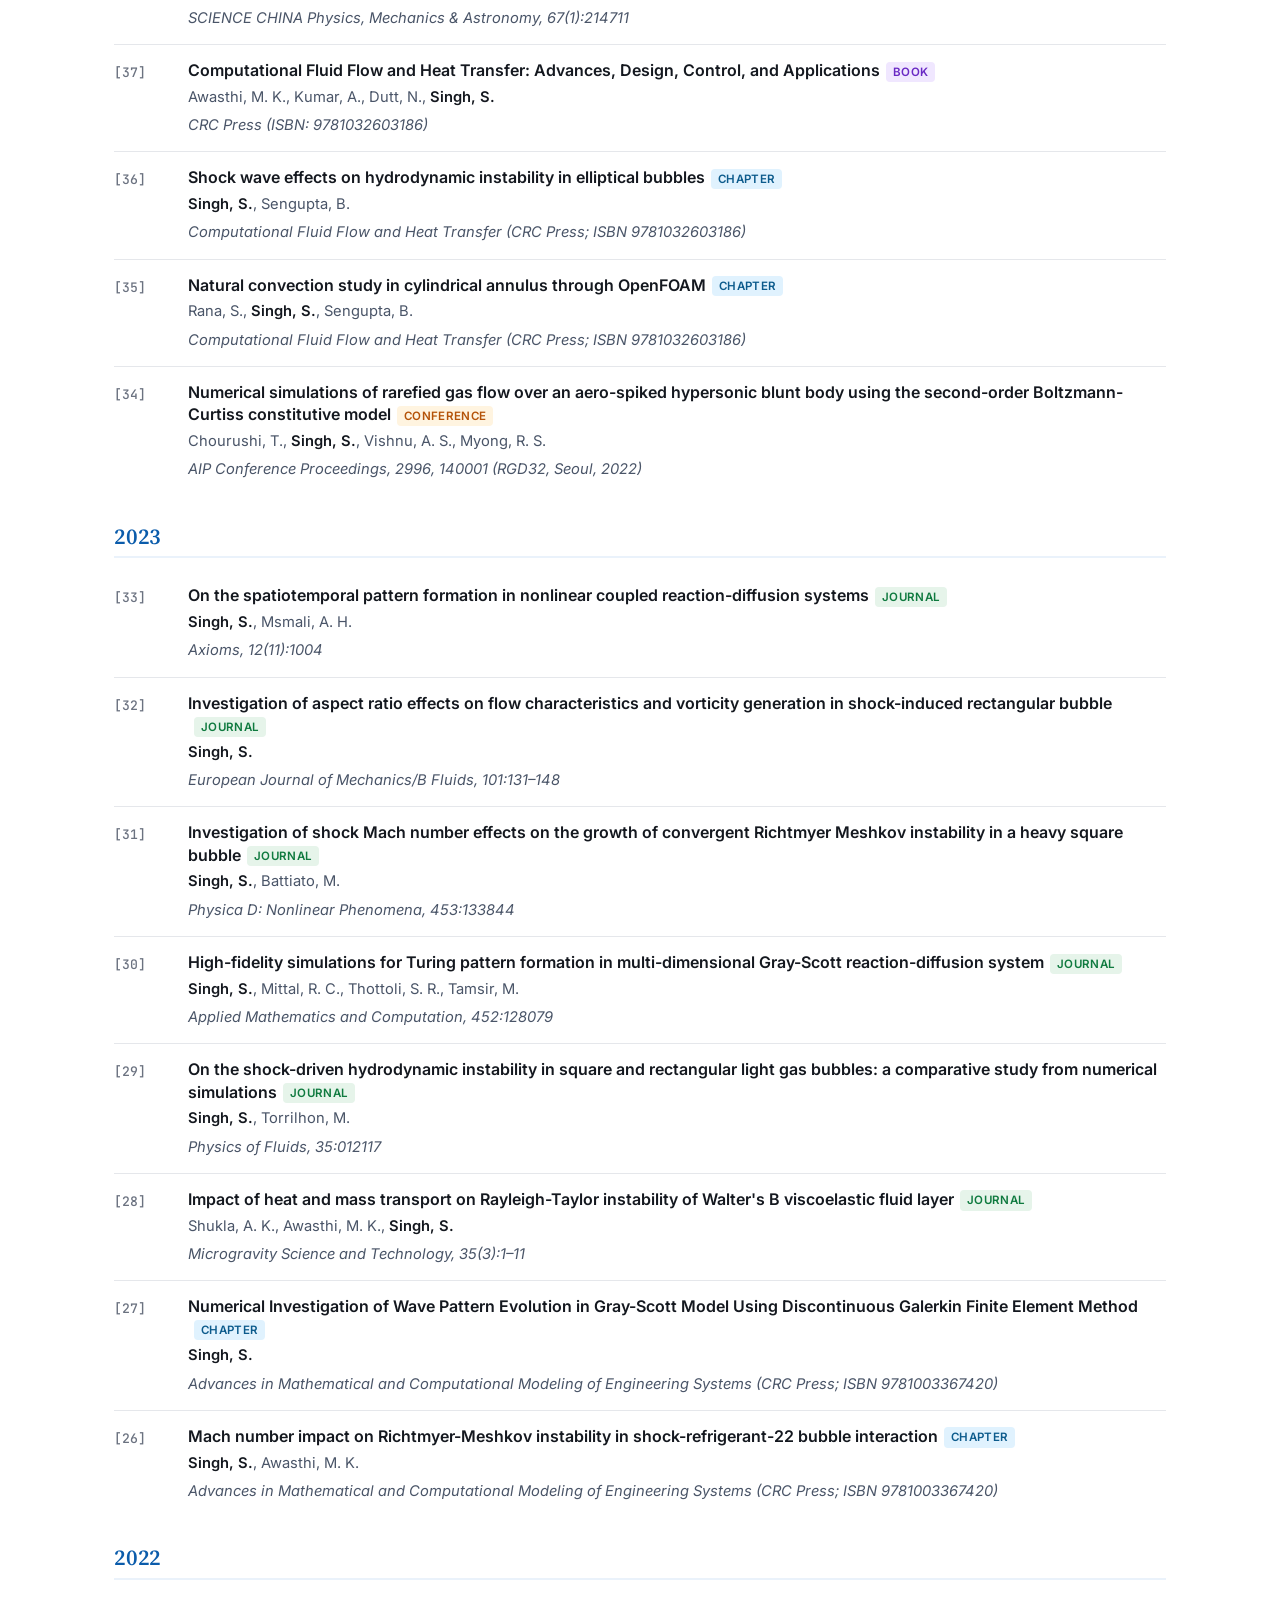
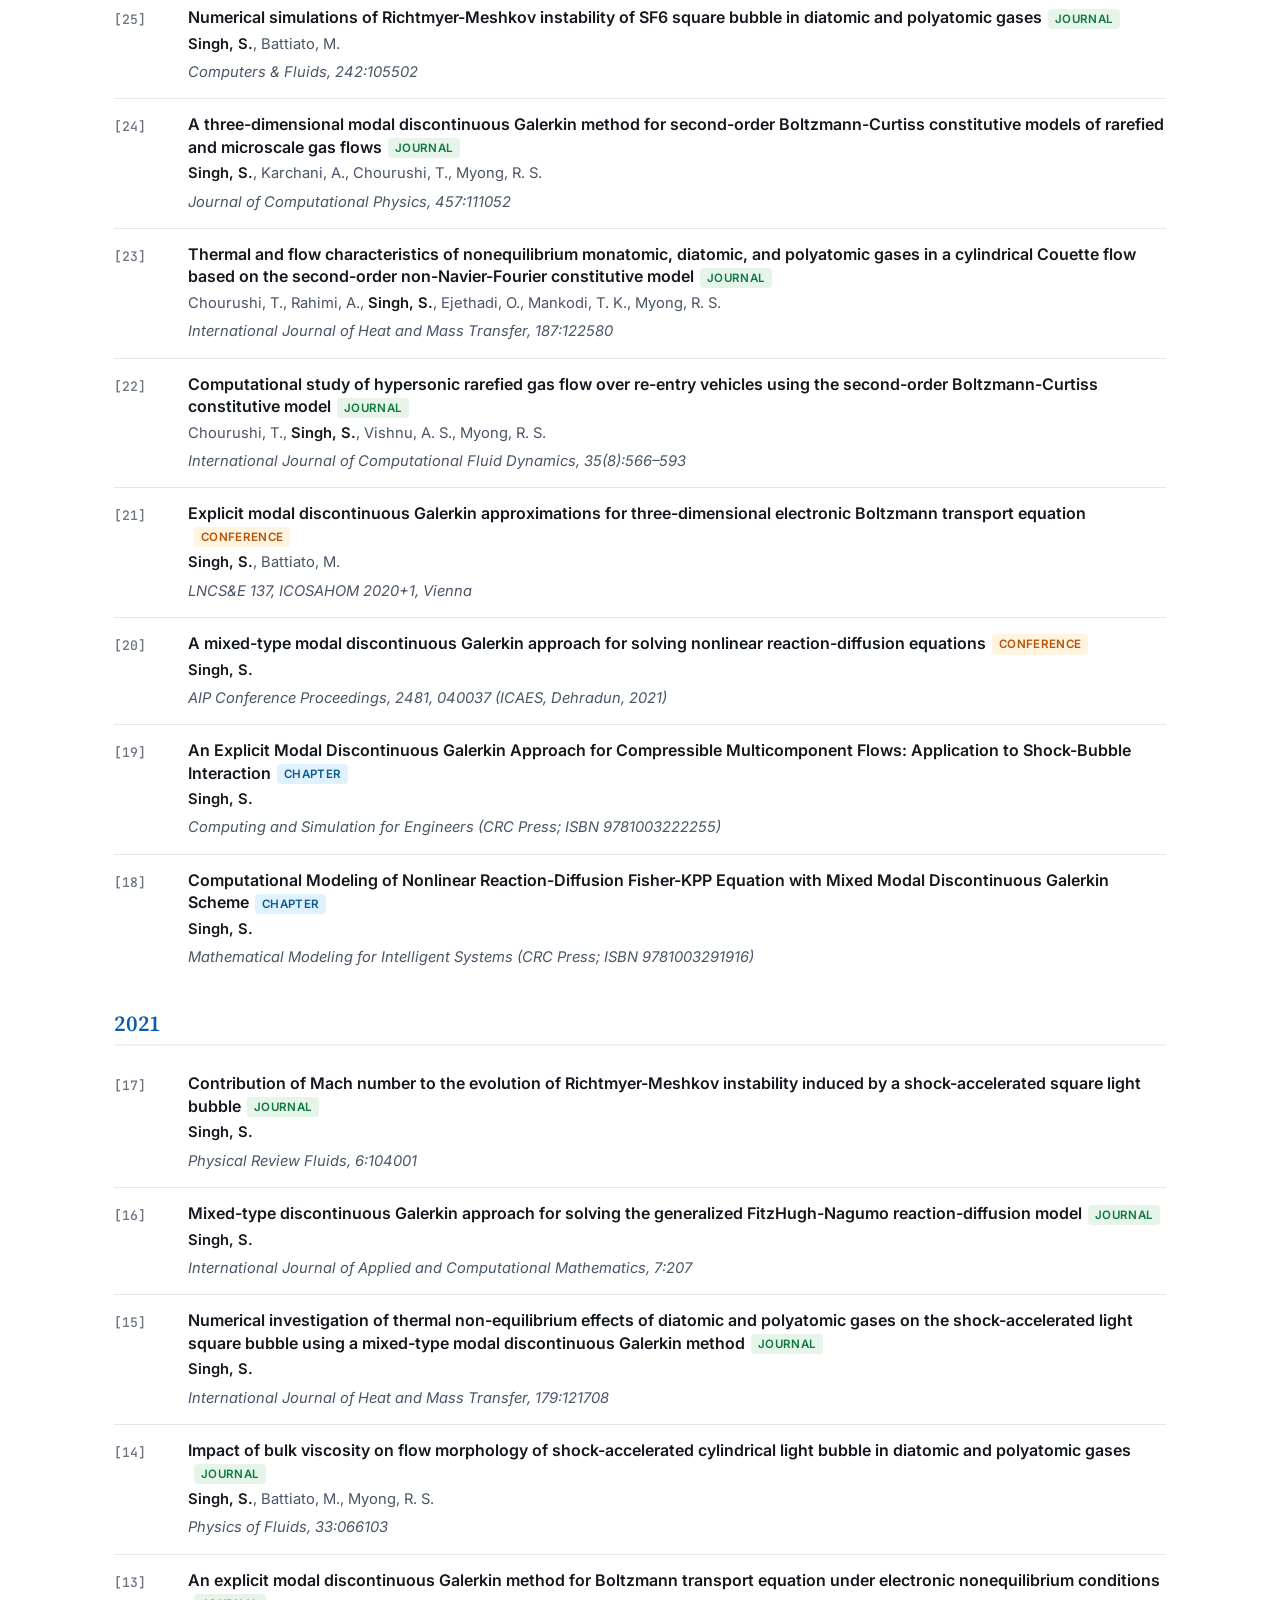
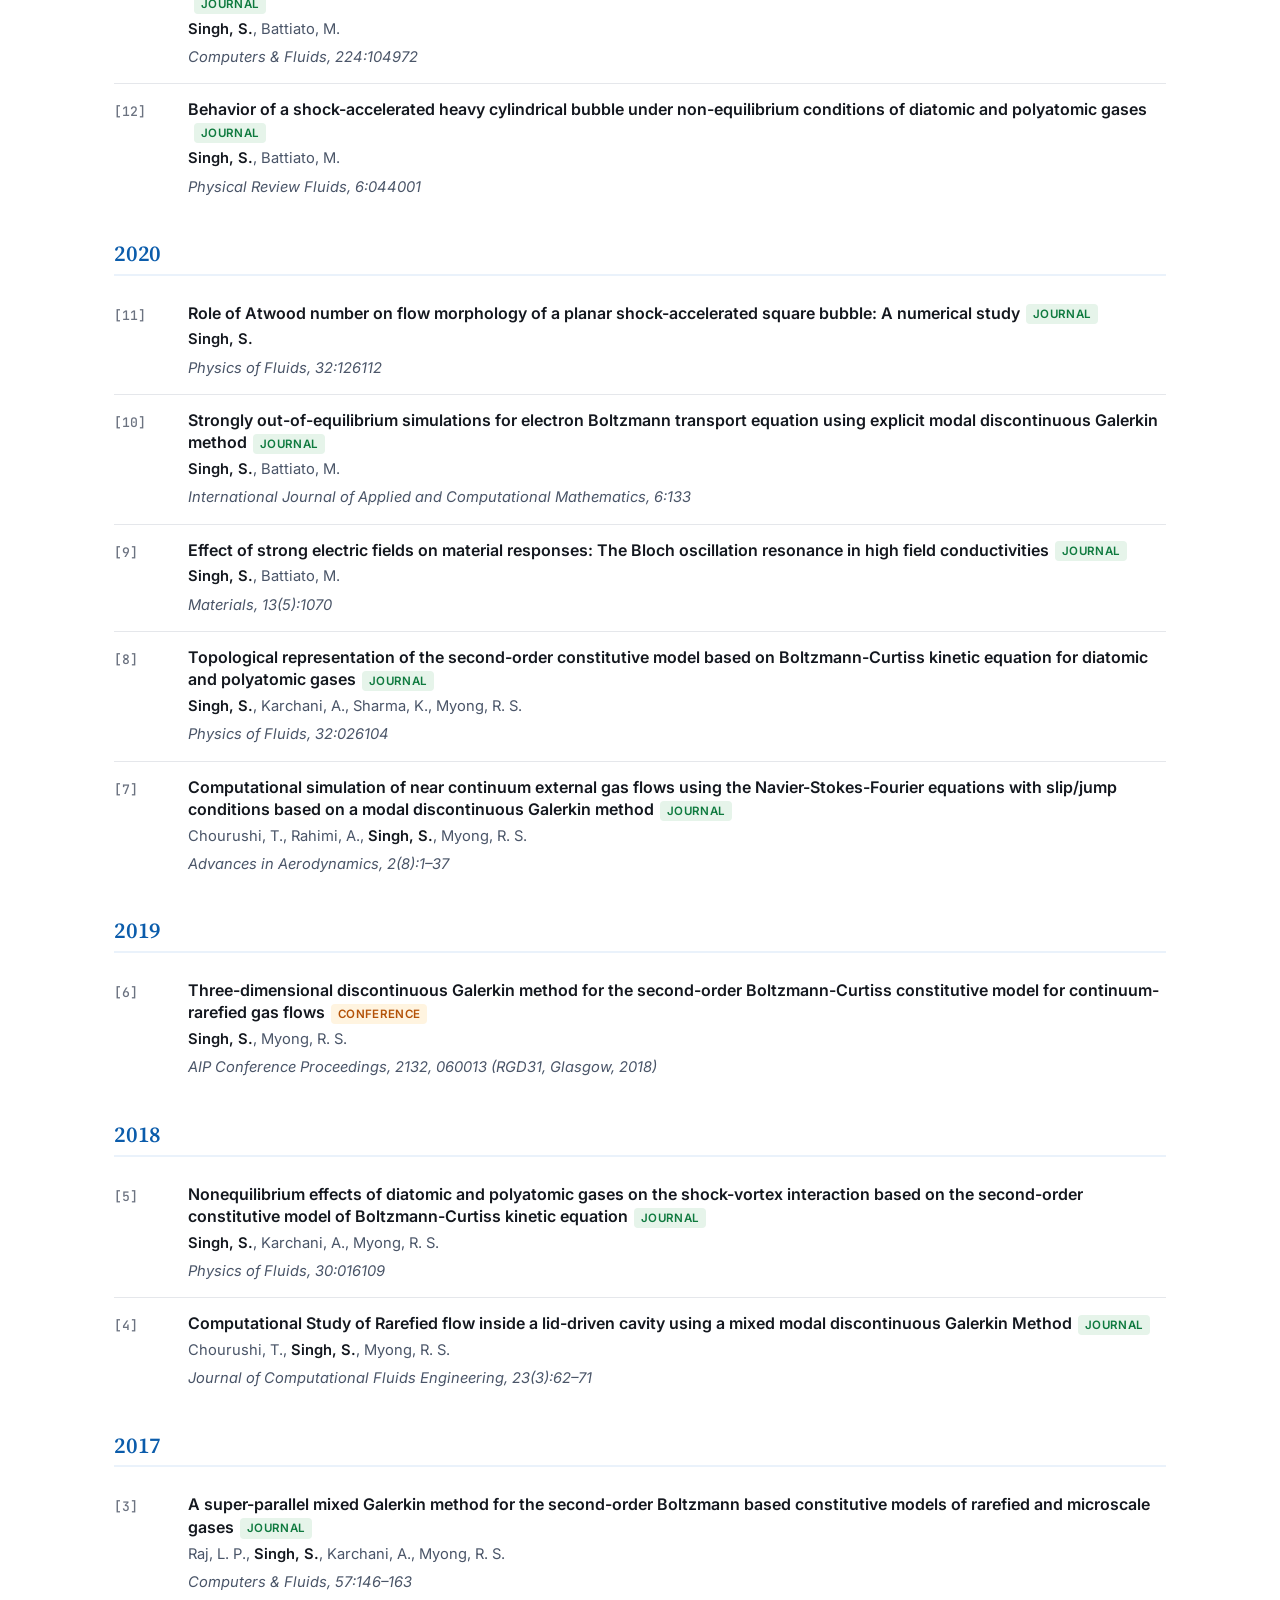
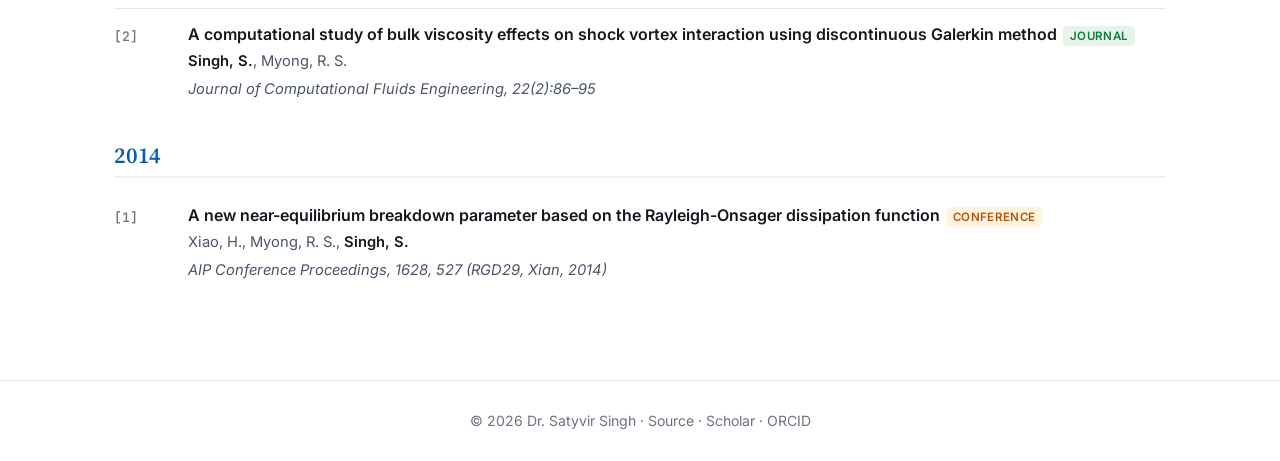
<file: publications.html>
<!DOCTYPE html>
<html lang="en">
<head>
  <meta charset="UTF-8" />
  <meta name="viewport" content="width=device-width, initial-scale=1.0" />
  <title>Publications · Dr. Satyvir Singh</title>
  <meta name="description" content="Complete publication list of Dr. Satyvir Singh — peer-reviewed journals, conference proceedings, edited books and book chapters in computational fluid dynamics, kinetic theory and applied mathematics." />

  <link rel="preconnect" href="https://fonts.googleapis.com" />
  <link rel="preconnect" href="https://fonts.gstatic.com" crossorigin />
  <link href="https://fonts.googleapis.com/css2?family=Inter:wght@400;500;600;700&family=JetBrains+Mono:wght@400;500&family=Source+Serif+4:opsz,wght@8..60,400;8..60,500;8..60,600;8..60,700&display=swap" rel="stylesheet" />

  <link rel="stylesheet" href="assets/styles.css" />
  <link rel="icon" href="data:image/svg+xml,<svg xmlns='http://www.w3.org/2000/svg' viewBox='0 0 100 100'><circle cx='50' cy='50' r='45' fill='%230b5cab'/><text x='50%25' y='55%25' text-anchor='middle' dominant-baseline='middle' fill='white' font-family='Georgia' font-size='52' font-weight='600'>S</text></svg>" />
</head>
<body data-page="publications">

<div id="site-nav"></div>

<header class="page-header">
  <div class="container">
    <div class="crumb">Publications</div>
    <h1>Publications</h1>
    <p class="lede">Complete list of peer-reviewed journal papers, edited books, book chapters and conference proceedings.</p>
  </div>
</header>

<section class="section" style="padding-top:24px;">
  <div class="container">
    <div class="section-head">
      <h2>All Works</h2>
      <a class="more" href="CV_Satyvir_Singh.pdf" target="_blank">Download Full CV ↗</a>
    </div>

    <p style="color:var(--text-soft);max-width:780px;">
      Use the search bar to filter by keyword, author or journal, and the buttons to filter by type.
      For bibliographic exports, please contact me by email.
    </p>

    <input type="search" id="pub-search" class="pub-search" placeholder="Search by title, author, year, or journal…" />

    <div class="pub-filters">
      <button class="active" data-filter="all">All</button>
      <button data-filter="journal">Journals</button>
      <button data-filter="conference">Conference</button>
      <button data-filter="book">Books</button>
      <button data-filter="chapter">Chapters</button>
      <button data-filter="preprint">Preprints</button>
    </div>

    <div id="pub-container"></div>
  </div>
</section>

<div id="site-footer"></div>

<script src="assets/layout.js"></script>
<script src="assets/main.js"></script>
<script src="assets/publications.js"></script>
</body>
</html>
</file>
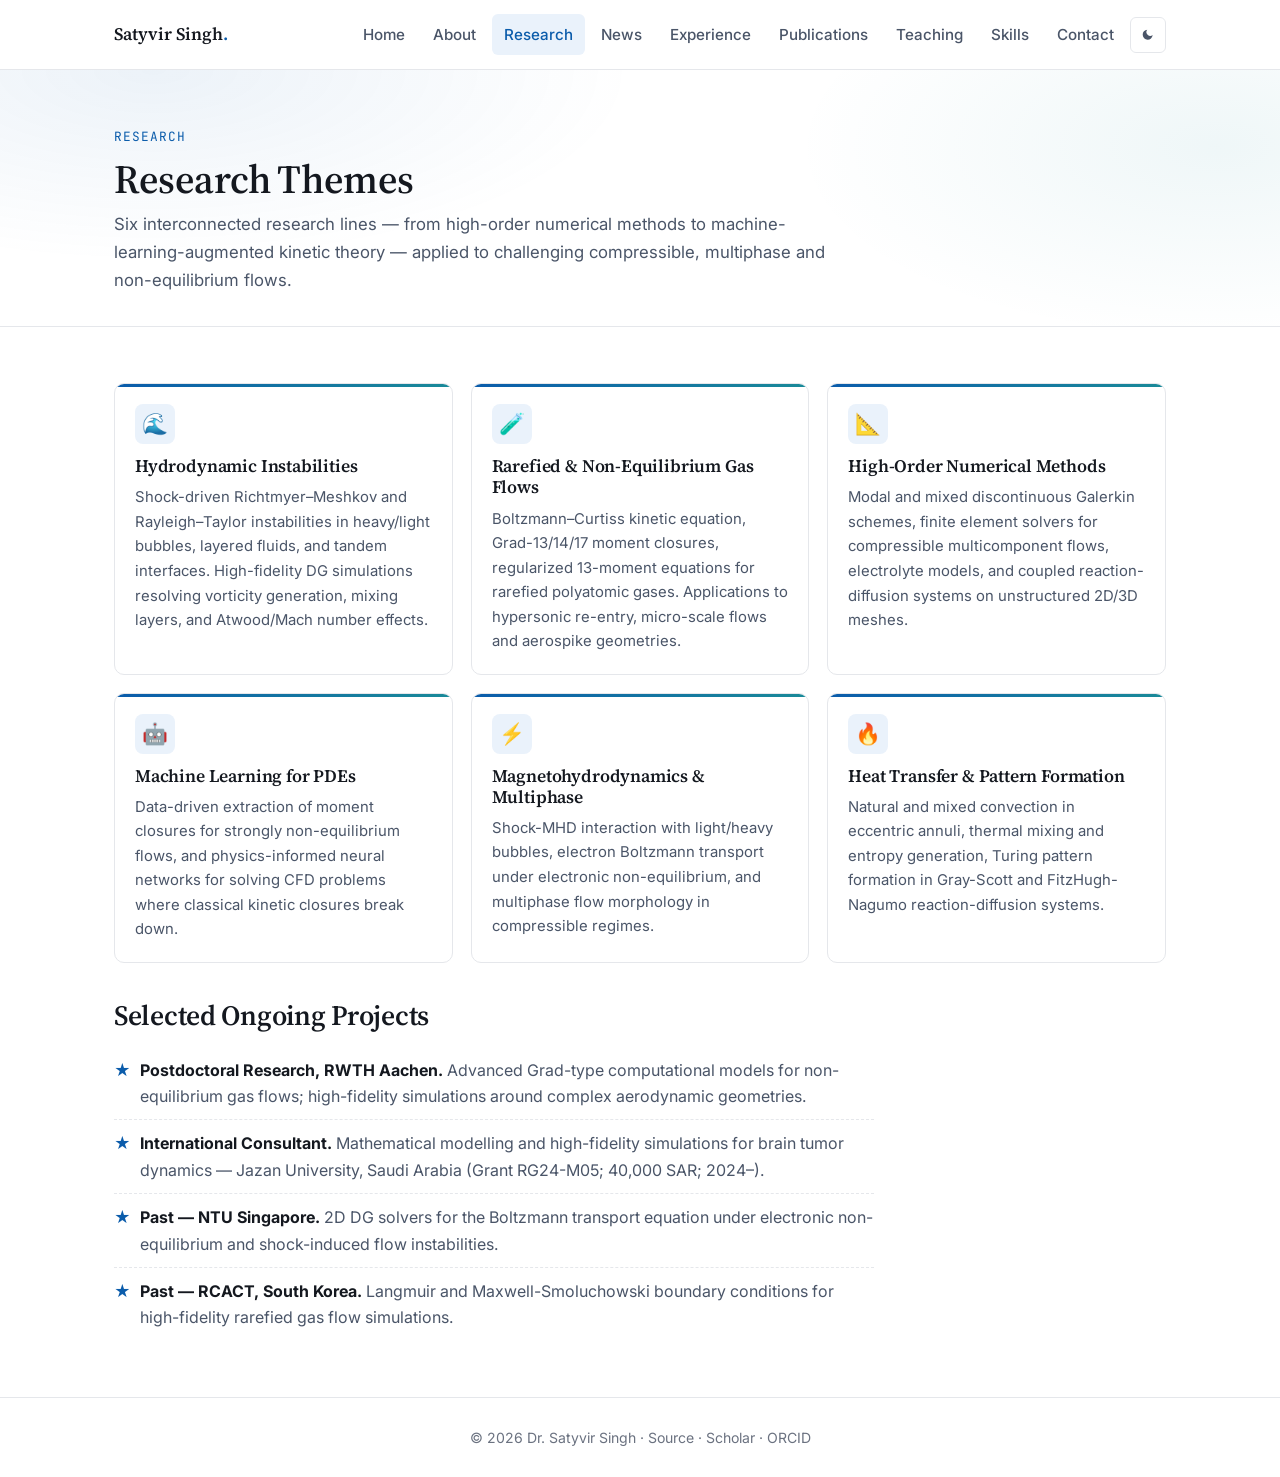
<file: research.html>
<!DOCTYPE html>
<html lang="en">
<head>
  <meta charset="UTF-8" />
  <meta name="viewport" content="width=device-width, initial-scale=1.0" />
  <title>Research · Dr. Satyvir Singh</title>
  <meta name="description" content="Research themes of Dr. Satyvir Singh — hydrodynamic instabilities, rarefied gas flows, high-order numerical methods, machine learning for PDEs, magnetohydrodynamics, and heat transfer." />
  <link rel="preconnect" href="https://fonts.googleapis.com" />
  <link rel="preconnect" href="https://fonts.gstatic.com" crossorigin />
  <link href="https://fonts.googleapis.com/css2?family=Inter:wght@400;500;600;700&family=JetBrains+Mono:wght@400;500&family=Source+Serif+4:opsz,wght@8..60,400;8..60,500;8..60,600;8..60,700&display=swap" rel="stylesheet" />
  <link rel="stylesheet" href="assets/styles.css" />
  <link rel="icon" href="data:image/svg+xml,<svg xmlns='http://www.w3.org/2000/svg' viewBox='0 0 100 100'><circle cx='50' cy='50' r='45' fill='%230b5cab'/><text x='50%25' y='55%25' text-anchor='middle' dominant-baseline='middle' fill='white' font-family='Georgia' font-size='52' font-weight='600'>S</text></svg>" />
</head>
<body data-page="research">

<div id="site-nav"></div>

<header class="page-header">
  <div class="container">
    <div class="crumb">Research</div>
    <h1>Research Themes</h1>
    <p class="lede">Six interconnected research lines — from high-order numerical methods to machine-learning-augmented kinetic theory — applied to challenging compressible, multiphase and non-equilibrium flows.</p>
  </div>
</header>

<section class="section">
  <div class="container fade-in">
    <div class="research-grid">
      <div class="research-card">
        <div class="icon">🌊</div>
        <h3>Hydrodynamic Instabilities</h3>
        <p>Shock-driven Richtmyer–Meshkov and Rayleigh–Taylor instabilities in heavy/light bubbles,
           layered fluids, and tandem interfaces. High-fidelity DG simulations resolving vorticity
           generation, mixing layers, and Atwood/Mach number effects.</p>
      </div>
      <div class="research-card">
        <div class="icon">🧪</div>
        <h3>Rarefied &amp; Non-Equilibrium Gas Flows</h3>
        <p>Boltzmann–Curtiss kinetic equation, Grad-13/14/17 moment closures, regularized 13-moment
           equations for rarefied polyatomic gases. Applications to hypersonic re-entry,
           micro-scale flows and aerospike geometries.</p>
      </div>
      <div class="research-card">
        <div class="icon">📐</div>
        <h3>High-Order Numerical Methods</h3>
        <p>Modal and mixed discontinuous Galerkin schemes, finite element solvers for compressible
           multicomponent flows, electrolyte models, and coupled reaction-diffusion systems on
           unstructured 2D/3D meshes.</p>
      </div>
      <div class="research-card">
        <div class="icon">🤖</div>
        <h3>Machine Learning for PDEs</h3>
        <p>Data-driven extraction of moment closures for strongly non-equilibrium flows, and
           physics-informed neural networks for solving CFD problems where classical kinetic
           closures break down.</p>
      </div>
      <div class="research-card">
        <div class="icon">⚡</div>
        <h3>Magnetohydrodynamics &amp; Multiphase</h3>
        <p>Shock-MHD interaction with light/heavy bubbles, electron Boltzmann transport under
           electronic non-equilibrium, and multiphase flow morphology in compressible regimes.</p>
      </div>
      <div class="research-card">
        <div class="icon">🔥</div>
        <h3>Heat Transfer &amp; Pattern Formation</h3>
        <p>Natural and mixed convection in eccentric annuli, thermal mixing and entropy generation,
           Turing pattern formation in Gray-Scott and FitzHugh-Nagumo reaction-diffusion systems.</p>
      </div>
    </div>

    <div class="prose" style="margin-top:36px;">
      <h2 style="font-family:var(--serif);">Selected Ongoing Projects</h2>
      <ul class="award-list">
        <li><strong>Postdoctoral Research, RWTH Aachen.</strong> Advanced Grad-type computational models for non-equilibrium gas flows; high-fidelity simulations around complex aerodynamic geometries.</li>
        <li><strong>International Consultant.</strong> Mathematical modelling and high-fidelity simulations for brain tumor dynamics — Jazan University, Saudi Arabia (Grant RG24-M05; 40,000 SAR; 2024–).</li>
        <li><strong>Past — NTU Singapore.</strong> 2D DG solvers for the Boltzmann transport equation under electronic non-equilibrium and shock-induced flow instabilities.</li>
        <li><strong>Past — RCACT, South Korea.</strong> Langmuir and Maxwell-Smoluchowski boundary conditions for high-fidelity rarefied gas flow simulations.</li>
      </ul>
    </div>
  </div>
</section>

<div id="site-footer"></div>
<script src="assets/layout.js"></script>
<script src="assets/main.js"></script>
</body>
</html>
</file>
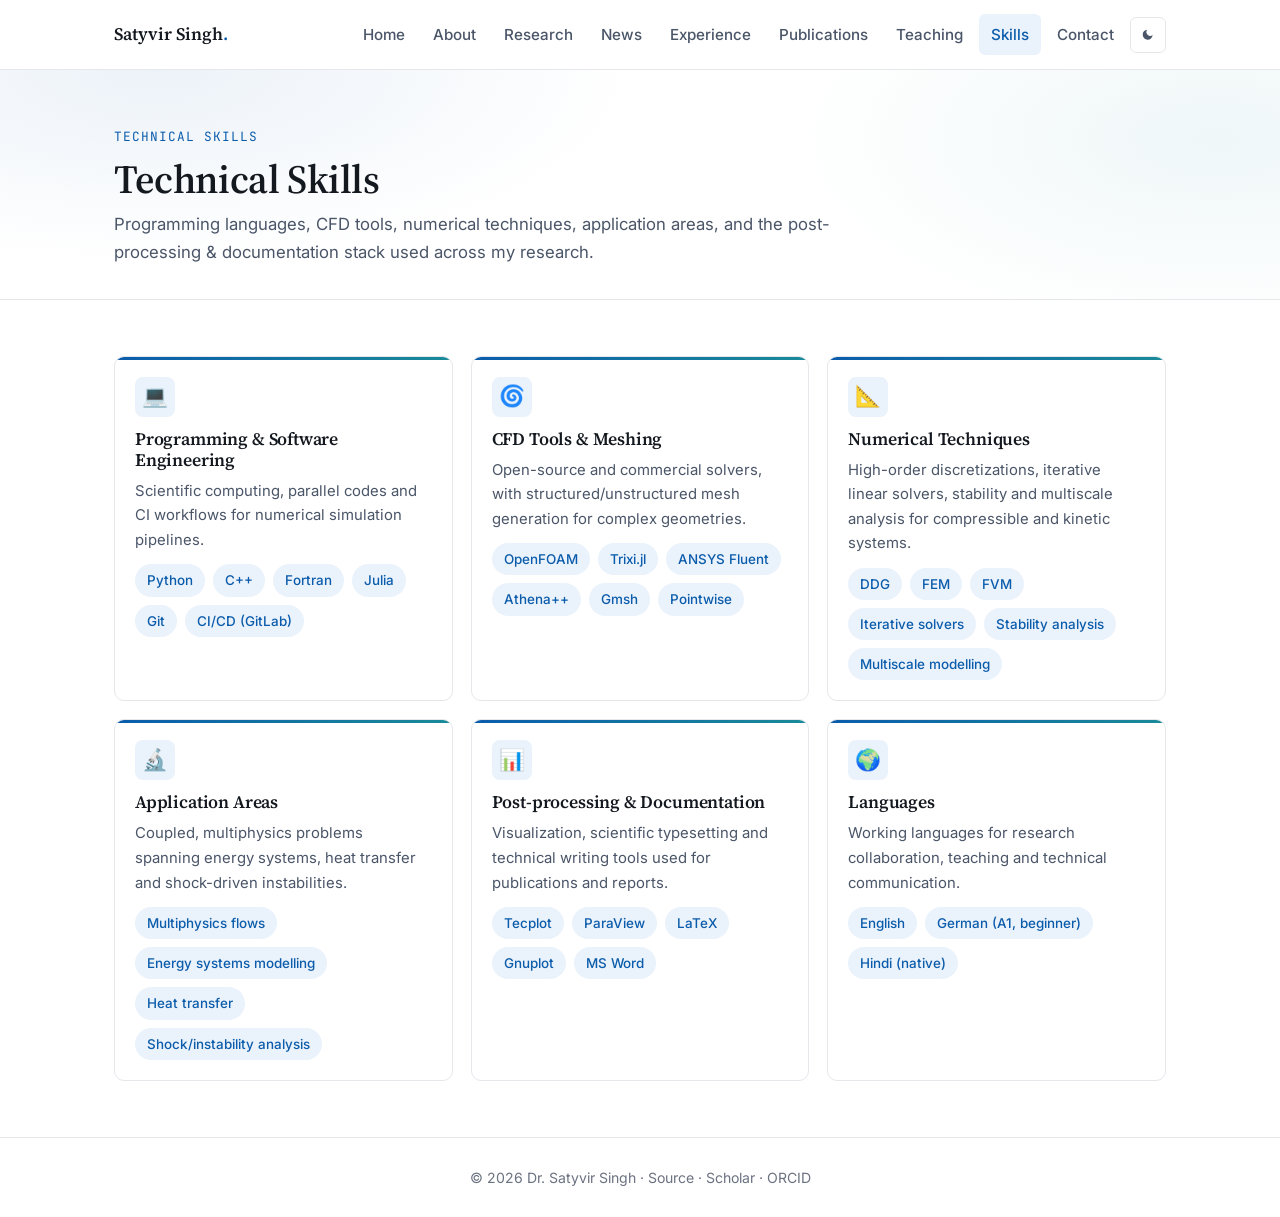
<file: skills.html>
<!DOCTYPE html>
<html lang="en">
<head>
  <meta charset="UTF-8" />
  <meta name="viewport" content="width=device-width, initial-scale=1.0" />
  <title>Technical Skills · Dr. Satyvir Singh</title>
  <meta name="description" content="Technical skills of Dr. Satyvir Singh — programming languages, CFD tools and meshing software, numerical techniques, application areas, and post-processing/documentation tools." />
  <link rel="preconnect" href="https://fonts.googleapis.com" />
  <link rel="preconnect" href="https://fonts.gstatic.com" crossorigin />
  <link href="https://fonts.googleapis.com/css2?family=Inter:wght@400;500;600;700&family=JetBrains+Mono:wght@400;500&family=Source+Serif+4:opsz,wght@8..60,400;8..60,500;8..60,600;8..60,700&display=swap" rel="stylesheet" />
  <link rel="stylesheet" href="assets/styles.css" />
  <link rel="icon" href="data:image/svg+xml,<svg xmlns='http://www.w3.org/2000/svg' viewBox='0 0 100 100'><circle cx='50' cy='50' r='45' fill='%230b5cab'/><text x='50%25' y='55%25' text-anchor='middle' dominant-baseline='middle' fill='white' font-family='Georgia' font-size='52' font-weight='600'>S</text></svg>" />
</head>
<body data-page="skills">

<div id="site-nav"></div>

<header class="page-header">
  <div class="container">
    <div class="crumb">Technical Skills</div>
    <h1>Technical Skills</h1>
    <p class="lede">Programming languages, CFD tools, numerical techniques, application areas, and the post-processing &amp; documentation stack used across my research.</p>
  </div>
</header>

<section class="section">
  <div class="container fade-in">
    <div class="research-grid">

      <div class="research-card">
        <div class="icon">💻</div>
        <h3>Programming &amp; Software Engineering</h3>
        <p>Scientific computing, parallel codes and CI workflows for numerical simulation pipelines.</p>
        <div class="tags">
          <span class="tag">Python</span>
          <span class="tag">C++</span>
          <span class="tag">Fortran</span>
          <span class="tag">Julia</span>
          <span class="tag">Git</span>
          <span class="tag">CI/CD (GitLab)</span>
        </div>
      </div>

      <div class="research-card">
        <div class="icon">🌀</div>
        <h3>CFD Tools &amp; Meshing</h3>
        <p>Open-source and commercial solvers, with structured/unstructured mesh generation for complex geometries.</p>
        <div class="tags">
          <span class="tag">OpenFOAM</span>
          <span class="tag">Trixi.jl</span>
          <span class="tag">ANSYS Fluent</span>
          <span class="tag">Athena++</span>
          <span class="tag">Gmsh</span>
          <span class="tag">Pointwise</span>
        </div>
      </div>

      <div class="research-card">
        <div class="icon">📐</div>
        <h3>Numerical Techniques</h3>
        <p>High-order discretizations, iterative linear solvers, stability and multiscale analysis for compressible and kinetic systems.</p>
        <div class="tags">
          <span class="tag">DDG</span>
          <span class="tag">FEM</span>
          <span class="tag">FVM</span>
          <span class="tag">Iterative solvers</span>
          <span class="tag">Stability analysis</span>
          <span class="tag">Multiscale modelling</span>
        </div>
      </div>

      <div class="research-card">
        <div class="icon">🔬</div>
        <h3>Application Areas</h3>
        <p>Coupled, multiphysics problems spanning energy systems, heat transfer and shock-driven instabilities.</p>
        <div class="tags">
          <span class="tag">Multiphysics flows</span>
          <span class="tag">Energy systems modelling</span>
          <span class="tag">Heat transfer</span>
          <span class="tag">Shock/instability analysis</span>
        </div>
      </div>

      <div class="research-card">
        <div class="icon">📊</div>
        <h3>Post-processing &amp; Documentation</h3>
        <p>Visualization, scientific typesetting and technical writing tools used for publications and reports.</p>
        <div class="tags">
          <span class="tag">Tecplot</span>
          <span class="tag">ParaView</span>
          <span class="tag">LaTeX</span>
          <span class="tag">Gnuplot</span>
          <span class="tag">MS Word</span>
        </div>
      </div>

      <div class="research-card">
        <div class="icon">🌍</div>
        <h3>Languages</h3>
        <p>Working languages for research collaboration, teaching and technical communication.</p>
        <div class="tags">
          <span class="tag">English</span>
          <span class="tag">German (A1, beginner)</span>
          <span class="tag">Hindi (native)</span>
        </div>
      </div>

    </div>
  </div>
</section>

<div id="site-footer"></div>
<script src="assets/layout.js"></script>
<script src="assets/main.js"></script>
</body>
</html>
</file>
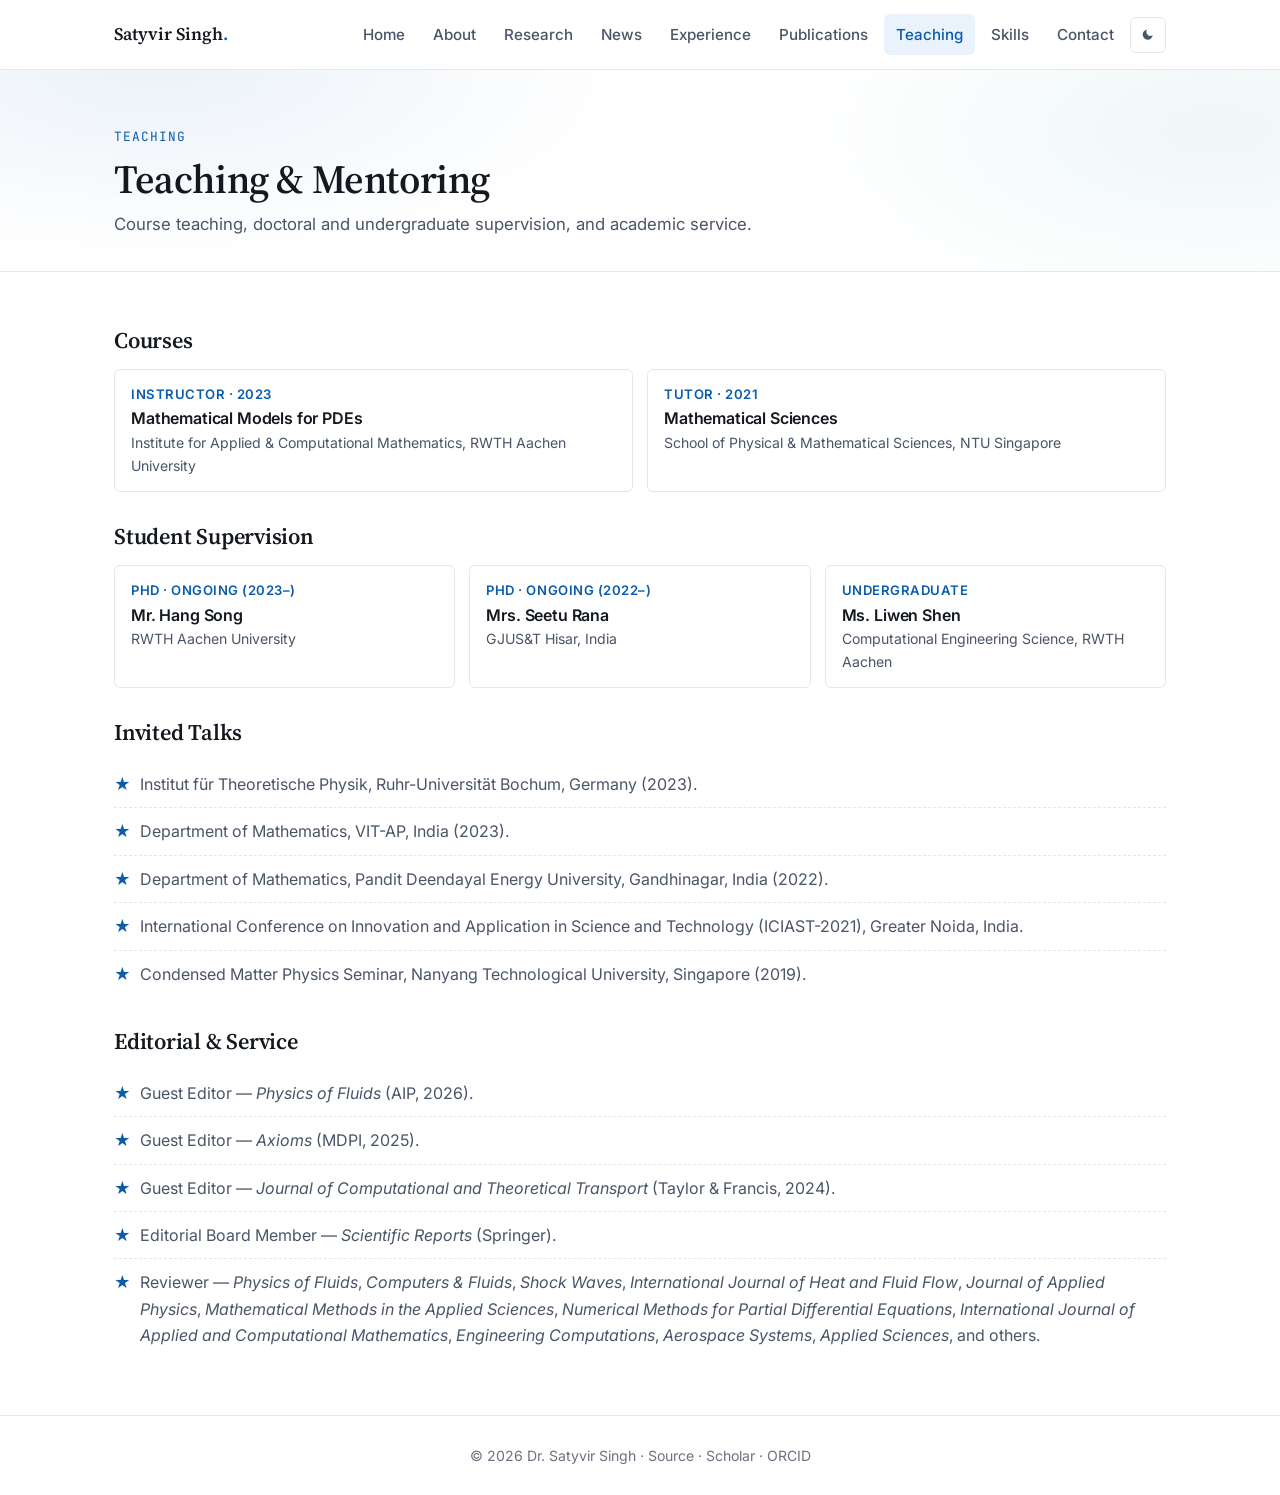
<file: teaching.html>
<!DOCTYPE html>
<html lang="en">
<head>
  <meta charset="UTF-8" />
  <meta name="viewport" content="width=device-width, initial-scale=1.0" />
  <title>Teaching &amp; Mentoring · Dr. Satyvir Singh</title>
  <meta name="description" content="Courses taught, student supervision, and editorial / professional service of Dr. Satyvir Singh." />
  <link rel="preconnect" href="https://fonts.googleapis.com" />
  <link rel="preconnect" href="https://fonts.gstatic.com" crossorigin />
  <link href="https://fonts.googleapis.com/css2?family=Inter:wght@400;500;600;700&family=JetBrains+Mono:wght@400;500&family=Source+Serif+4:opsz,wght@8..60,400;8..60,500;8..60,600;8..60,700&display=swap" rel="stylesheet" />
  <link rel="stylesheet" href="assets/styles.css" />
  <link rel="icon" href="data:image/svg+xml,<svg xmlns='http://www.w3.org/2000/svg' viewBox='0 0 100 100'><circle cx='50' cy='50' r='45' fill='%230b5cab'/><text x='50%25' y='55%25' text-anchor='middle' dominant-baseline='middle' fill='white' font-family='Georgia' font-size='52' font-weight='600'>S</text></svg>" />
</head>
<body data-page="teaching">

<div id="site-nav"></div>

<header class="page-header">
  <div class="container">
    <div class="crumb">Teaching</div>
    <h1>Teaching &amp; Mentoring</h1>
    <p class="lede">Course teaching, doctoral and undergraduate supervision, and academic service.</p>
  </div>
</header>

<section class="section">
  <div class="container fade-in">

    <h2 style="font-family:var(--serif);font-size:1.4rem;margin-bottom:14px;">Courses</h2>
    <div class="cards" style="margin-bottom:32px;">
      <div class="card-mini">
        <div class="role">Instructor · 2023</div>
        <h4>Mathematical Models for PDEs</h4>
        <p>Institute for Applied &amp; Computational Mathematics, RWTH Aachen University</p>
      </div>
      <div class="card-mini">
        <div class="role">Tutor · 2021</div>
        <h4>Mathematical Sciences</h4>
        <p>School of Physical &amp; Mathematical Sciences, NTU Singapore</p>
      </div>
    </div>

    <h2 style="font-family:var(--serif);font-size:1.4rem;margin-bottom:14px;">Student Supervision</h2>
    <div class="cards" style="margin-bottom:32px;">
      <div class="card-mini">
        <div class="role">PhD · ongoing (2023–)</div>
        <h4>Mr. Hang Song</h4>
        <p>RWTH Aachen University</p>
      </div>
      <div class="card-mini">
        <div class="role">PhD · ongoing (2022–)</div>
        <h4>Mrs. Seetu Rana</h4>
        <p>GJUS&amp;T Hisar, India</p>
      </div>
      <div class="card-mini">
        <div class="role">Undergraduate</div>
        <h4>Ms. Liwen Shen</h4>
        <p>Computational Engineering Science, RWTH Aachen</p>
      </div>
    </div>

    <h2 style="font-family:var(--serif);font-size:1.4rem;margin-bottom:14px;">Invited Talks</h2>
    <ul class="award-list" style="margin-bottom:32px;">
      <li>Institut für Theoretische Physik, Ruhr-Universität Bochum, Germany (2023).</li>
      <li>Department of Mathematics, VIT-AP, India (2023).</li>
      <li>Department of Mathematics, Pandit Deendayal Energy University, Gandhinagar, India (2022).</li>
      <li>International Conference on Innovation and Application in Science and Technology (ICIAST-2021), Greater Noida, India.</li>
      <li>Condensed Matter Physics Seminar, Nanyang Technological University, Singapore (2019).</li>
    </ul>

    <h2 style="font-family:var(--serif);font-size:1.4rem;margin-bottom:14px;">Editorial &amp; Service</h2>
    <ul class="award-list">
      <li>Guest Editor — <em>Physics of Fluids</em> (AIP, 2026).</li>
      <li>Guest Editor — <em>Axioms</em> (MDPI, 2025).</li>
      <li>Guest Editor — <em>Journal of Computational and Theoretical Transport</em> (Taylor &amp; Francis, 2024).</li>
      <li>Editorial Board Member — <em>Scientific Reports</em> (Springer).</li>
      <li>Reviewer — <em>Physics of Fluids</em>, <em>Computers &amp; Fluids</em>, <em>Shock Waves</em>, <em>International Journal of Heat and Fluid Flow</em>, <em>Journal of Applied Physics</em>, <em>Mathematical Methods in the Applied Sciences</em>, <em>Numerical Methods for Partial Differential Equations</em>, <em>International Journal of Applied and Computational Mathematics</em>, <em>Engineering Computations</em>, <em>Aerospace Systems</em>, <em>Applied Sciences</em>, and others.</li>
    </ul>
  </div>
</section>

<div id="site-footer"></div>
<script src="assets/layout.js"></script>
<script src="assets/main.js"></script>
</body>
</html>
</file>
<file: assets/styles.css>
/* ===========================
   Dr. Satyvir Singh — Academic Site
   Modern, minimal, scholarly
   =========================== */

:root {
  --bg: #ffffff;
  --bg-soft: #f7f8fa;
  --bg-elev: #ffffff;
  --text: #14181f;
  --text-soft: #4a5568;
  --muted: #6b7280;
  --border: #e5e7eb;
  --accent: #0b5cab;        /* RWTH-inspired deep blue */
  --accent-2: #1a8a99;      /* teal */
  --accent-soft: #eaf2fb;
  --warning: #b45309;
  --shadow: 0 2px 10px rgba(15, 23, 42, 0.05);
  --shadow-lg: 0 8px 28px rgba(15, 23, 42, 0.08);
  --radius: 10px;
  --radius-sm: 6px;
  --maxw: 1100px;
  --serif: "Source Serif 4", "Source Serif Pro", Georgia, "Times New Roman", serif;
  --sans: "Inter", -apple-system, BlinkMacSystemFont, "Segoe UI", Roboto, Helvetica, Arial, sans-serif;
  --mono: "JetBrains Mono", "SF Mono", Menlo, Consolas, monospace;
}

@media (prefers-color-scheme: dark) {
  :root.auto-dark {
    --bg: #0f1419;
    --bg-soft: #161c24;
    --bg-elev: #1a2230;
    --text: #e5e9f0;
    --text-soft: #b6bfcc;
    --muted: #8a94a6;
    --border: #2a3344;
    --accent: #4ea1ff;
    --accent-2: #58c6d4;
    --accent-soft: #1a2a40;
    --shadow: 0 2px 10px rgba(0, 0, 0, 0.4);
    --shadow-lg: 0 8px 28px rgba(0, 0, 0, 0.5);
  }
}

:root.dark {
  --bg: #0f1419;
  --bg-soft: #161c24;
  --bg-elev: #1a2230;
  --text: #e5e9f0;
  --text-soft: #b6bfcc;
  --muted: #8a94a6;
  --border: #2a3344;
  --accent: #4ea1ff;
  --accent-2: #58c6d4;
  --accent-soft: #1a2a40;
  --shadow: 0 2px 10px rgba(0, 0, 0, 0.4);
  --shadow-lg: 0 8px 28px rgba(0, 0, 0, 0.5);
}

* { box-sizing: border-box; }
html { scroll-behavior: smooth; }

body {
  margin: 0;
  font-family: var(--sans);
  color: var(--text);
  background: var(--bg);
  line-height: 1.65;
  -webkit-font-smoothing: antialiased;
  font-size: 16px;
}

a { color: var(--accent); text-decoration: none; }
a:hover { text-decoration: underline; }

h1, h2, h3, h4 {
  font-family: var(--serif);
  font-weight: 600;
  letter-spacing: -0.01em;
  color: var(--text);
  margin: 0 0 0.5em;
  line-height: 1.2;
}

h1 { font-size: clamp(2rem, 4.5vw, 2.8rem); }
h2 { font-size: 1.75rem; }
h3 { font-size: 1.2rem; }

p { margin: 0 0 1em; color: var(--text-soft); }

.container {
  max-width: var(--maxw);
  margin: 0 auto;
  padding: 0 24px;
}

/* ============ NAVBAR ============ */
.nav {
  position: sticky;
  top: 0;
  z-index: 50;
  background: rgba(255, 255, 255, 0.85);
  backdrop-filter: saturate(180%) blur(12px);
  -webkit-backdrop-filter: saturate(180%) blur(12px);
  border-bottom: 1px solid var(--border);
}
:root.dark .nav { background: rgba(15, 20, 25, 0.85); }

.nav-inner {
  max-width: var(--maxw);
  margin: 0 auto;
  padding: 14px 24px;
  display: flex;
  align-items: center;
  justify-content: space-between;
  gap: 16px;
}

.brand {
  font-family: var(--serif);
  font-weight: 600;
  font-size: 1.1rem;
  color: var(--text);
  text-decoration: none;
}
.brand .dot { color: var(--accent); }

.nav-links {
  display: flex;
  gap: 4px;
  align-items: center;
  flex-wrap: wrap;
}
.nav-links a {
  color: var(--text-soft);
  padding: 8px 12px;
  border-radius: var(--radius-sm);
  font-weight: 500;
  font-size: 0.95rem;
  text-decoration: none;
}
.nav-links a:hover {
  color: var(--accent);
  background: var(--accent-soft);
}
.nav-links a.active {
  color: var(--accent);
  background: var(--accent-soft);
}

.theme-btn {
  background: transparent;
  border: 1px solid var(--border);
  border-radius: var(--radius-sm);
  width: 36px;
  height: 36px;
  cursor: pointer;
  color: var(--text-soft);
  display: inline-flex;
  align-items: center;
  justify-content: center;
  transition: all 0.2s;
}
.theme-btn:hover { color: var(--accent); border-color: var(--accent); }

.menu-btn { display: none; background: transparent; border: 0; color: var(--text); font-size: 1.4rem; cursor: pointer; }

@media (max-width: 760px) {
  .menu-btn { display: inline-flex; }
  .nav-links {
    position: absolute;
    top: 64px;
    left: 0;
    right: 0;
    background: var(--bg);
    border-bottom: 1px solid var(--border);
    flex-direction: column;
    align-items: stretch;
    padding: 12px;
    gap: 4px;
    display: none;
  }
  .nav-links.open { display: flex; }
  .nav-links a { padding: 10px 12px; }
}

/* ============ HERO ============ */
.hero {
  position: relative;
  padding: 64px 0 48px;
  overflow: hidden;
}
.hero::before {
  content: "";
  position: absolute;
  inset: 0;
  background:
    radial-gradient(800px 400px at 12% 0%, rgba(11, 92, 171, 0.08), transparent 60%),
    radial-gradient(700px 350px at 95% 30%, rgba(26, 138, 153, 0.07), transparent 60%);
  z-index: -1;
}

.hero-grid {
  display: grid;
  grid-template-columns: 220px 1fr;
  gap: 40px;
  align-items: center;
}
@media (max-width: 760px) {
  .hero-grid { grid-template-columns: 1fr; gap: 24px; text-align: center; }
}

.avatar {
  width: 220px;
  height: 220px;
  border-radius: 50%;
  object-fit: cover;
  display: block;
  background: linear-gradient(135deg, var(--accent), var(--accent-2));
  color: white;
  font-family: var(--serif);
  font-size: 4.5rem;
  font-weight: 600;
  box-shadow: var(--shadow-lg);
  border: 4px solid var(--bg);
  margin: 0 auto;
  letter-spacing: -0.02em;
  outline: 2px solid var(--border);
  outline-offset: -4px;
}

.hero h1 { margin: 0 0 6px; }
.hero .title {
  color: var(--accent);
  font-weight: 600;
  margin: 0 0 4px;
  font-size: 1.05rem;
}
.hero .affiliation {
  color: var(--text-soft);
  margin: 0 0 14px;
  font-size: 1rem;
}

.hero-meta {
  display: flex;
  flex-wrap: wrap;
  gap: 16px;
  margin: 14px 0 18px;
  color: var(--muted);
  font-size: 0.92rem;
}
.hero-meta span { display: inline-flex; align-items: center; gap: 6px; }

.hero-actions {
  display: flex;
  flex-wrap: wrap;
  gap: 10px;
  margin-top: 6px;
}
@media (max-width: 760px) { .hero-actions { justify-content: center; } }

.btn {
  display: inline-flex;
  align-items: center;
  gap: 8px;
  padding: 9px 16px;
  border-radius: var(--radius-sm);
  font-weight: 500;
  font-size: 0.92rem;
  text-decoration: none;
  border: 1px solid var(--border);
  background: var(--bg-elev);
  color: var(--text);
  transition: all 0.2s;
  cursor: pointer;
}
.btn:hover {
  border-color: var(--accent);
  color: var(--accent);
  text-decoration: none;
  transform: translateY(-1px);
}
.btn-primary {
  background: var(--accent);
  color: white;
  border-color: var(--accent);
}
.btn-primary:hover { background: #094a89; color: white; border-color: #094a89; }

/* ============ SECTIONS ============ */
section.section {
  padding: 56px 0;
  border-top: 1px solid var(--border);
}
section.section:first-of-type { border-top: 0; }
.section-alt { background: var(--bg-soft); }

.section-head {
  display: flex;
  justify-content: space-between;
  align-items: baseline;
  flex-wrap: wrap;
  gap: 12px;
  margin-bottom: 24px;
}
.section-head h2 {
  position: relative;
  padding-bottom: 8px;
  margin: 0;
}
.section-head h2::after {
  content: "";
  position: absolute;
  bottom: 0;
  left: 0;
  width: 48px;
  height: 3px;
  background: var(--accent);
  border-radius: 2px;
}
.section-head .more { font-size: 0.92rem; color: var(--accent); font-weight: 500; }

/* ============ ABOUT ============ */
.about p { font-size: 1.02rem; }
.about strong { color: var(--text); }

.tags { display: flex; flex-wrap: wrap; gap: 8px; margin-top: 12px; }
.tag {
  background: var(--accent-soft);
  color: var(--accent);
  padding: 5px 12px;
  border-radius: 999px;
  font-size: 0.84rem;
  font-weight: 500;
}

/* ============ NEWS ============ */
.news-list { list-style: none; padding: 0; margin: 0; }
.news-list li {
  display: grid;
  grid-template-columns: 110px 1fr;
  gap: 16px;
  padding: 14px 0;
  border-bottom: 1px dashed var(--border);
}
.news-list li:last-child { border-bottom: 0; }
.news-date {
  color: var(--accent);
  font-family: var(--mono);
  font-size: 0.85rem;
  font-weight: 600;
  white-space: nowrap;
  padding-top: 2px;
}
.news-text { color: var(--text-soft); }
@media (max-width: 600px) {
  .news-list li { grid-template-columns: 1fr; gap: 4px; }
}

/* ============ RESEARCH GRID ============ */
.research-grid {
  display: grid;
  grid-template-columns: repeat(auto-fit, minmax(260px, 1fr));
  gap: 18px;
}
.research-card {
  background: var(--bg-elev);
  border: 1px solid var(--border);
  border-radius: var(--radius);
  padding: 20px;
  transition: all 0.2s;
  position: relative;
  overflow: hidden;
}
.research-card::before {
  content: "";
  position: absolute;
  top: 0;
  left: 0;
  right: 0;
  height: 3px;
  background: linear-gradient(90deg, var(--accent), var(--accent-2));
}
.research-card:hover {
  transform: translateY(-3px);
  box-shadow: var(--shadow-lg);
  border-color: var(--accent);
}
.research-card .icon {
  width: 40px;
  height: 40px;
  border-radius: 8px;
  background: var(--accent-soft);
  color: var(--accent);
  display: grid;
  place-items: center;
  font-size: 1.3rem;
  margin-bottom: 12px;
}
.research-card h3 { margin: 0 0 8px; font-size: 1.1rem; }
.research-card p { margin: 0; font-size: 0.93rem; color: var(--text-soft); }

/* ============ PUBLICATIONS ============ */
.pub-filters {
  display: flex;
  flex-wrap: wrap;
  gap: 8px;
  margin-bottom: 20px;
}
.pub-filters button {
  background: var(--bg-elev);
  border: 1px solid var(--border);
  color: var(--text-soft);
  padding: 6px 14px;
  border-radius: 999px;
  cursor: pointer;
  font-size: 0.88rem;
  font-weight: 500;
  transition: all 0.15s;
}
.pub-filters button:hover { color: var(--accent); border-color: var(--accent); }
.pub-filters button.active {
  background: var(--accent);
  color: white;
  border-color: var(--accent);
}

.pub-search {
  width: 100%;
  padding: 10px 14px;
  border: 1px solid var(--border);
  border-radius: var(--radius-sm);
  font-size: 0.95rem;
  background: var(--bg-elev);
  color: var(--text);
  margin-bottom: 16px;
  font-family: inherit;
}
.pub-search:focus { outline: none; border-color: var(--accent); box-shadow: 0 0 0 3px var(--accent-soft); }

.pub-year-group { margin-bottom: 28px; }
.pub-year-label {
  font-family: var(--serif);
  font-size: 1.4rem;
  color: var(--accent);
  font-weight: 600;
  margin: 0 0 12px;
  padding-bottom: 6px;
  border-bottom: 2px solid var(--accent-soft);
}

.pub-list { list-style: none; padding: 0; margin: 0; }
.pub-item {
  padding: 14px 0;
  border-bottom: 1px solid var(--border);
  display: grid;
  grid-template-columns: 60px 1fr;
  gap: 14px;
  align-items: start;
}
.pub-item:last-child { border-bottom: 0; }
.pub-num {
  font-family: var(--mono);
  color: var(--muted);
  font-size: 0.82rem;
  padding-top: 3px;
  font-weight: 500;
}
.pub-title {
  font-weight: 600;
  color: var(--text);
  display: block;
  margin-bottom: 3px;
  line-height: 1.4;
}
.pub-authors {
  color: var(--text-soft);
  font-size: 0.92rem;
  margin-bottom: 4px;
}
.pub-authors b { color: var(--text); font-weight: 600; }
.pub-venue {
  font-style: italic;
  color: var(--text-soft);
  font-size: 0.92rem;
}
.pub-badge {
  display: inline-block;
  font-size: 0.72rem;
  padding: 2px 7px;
  border-radius: 4px;
  font-weight: 600;
  text-transform: uppercase;
  letter-spacing: 0.03em;
  margin-left: 6px;
  vertical-align: middle;
}
.badge-journal { background: #e6f4ea; color: #0f7a3f; }
.badge-conference { background: #fff4e0; color: #b45309; }
.badge-book { background: #f0e7ff; color: #6929c4; }
.badge-chapter { background: #e0f2fe; color: #0c5b8c; }
.badge-preprint { background: #fde2e2; color: #c92a2a; }
:root.dark .badge-journal { background: rgba(15, 122, 63, 0.2); color: #6dd49a; }
:root.dark .badge-conference { background: rgba(180, 83, 9, 0.2); color: #f4b565; }
:root.dark .badge-book { background: rgba(105, 41, 196, 0.2); color: #c4a3f7; }
:root.dark .badge-chapter { background: rgba(12, 91, 140, 0.2); color: #74bfe8; }
:root.dark .badge-preprint { background: rgba(201, 42, 42, 0.2); color: #f08585; }

@media (max-width: 600px) {
  .pub-item { grid-template-columns: 1fr; gap: 4px; }
}

/* ============ TIMELINE ============ */
.timeline {
  position: relative;
  padding-left: 28px;
  list-style: none;
  margin: 0;
}
.timeline::before {
  content: "";
  position: absolute;
  left: 8px;
  top: 6px;
  bottom: 6px;
  width: 2px;
  background: var(--border);
}
.timeline li {
  position: relative;
  padding: 0 0 22px 0;
}
.timeline li::before {
  content: "";
  position: absolute;
  left: -24px;
  top: 8px;
  width: 12px;
  height: 12px;
  border-radius: 50%;
  background: var(--accent);
  border: 2px solid var(--bg);
  box-shadow: 0 0 0 2px var(--accent);
}
.timeline .when {
  font-family: var(--mono);
  color: var(--muted);
  font-size: 0.83rem;
  margin-bottom: 2px;
  font-weight: 500;
}
.timeline .what {
  font-weight: 600;
  color: var(--text);
  margin: 0 0 2px;
}
.timeline .where { color: var(--text-soft); font-size: 0.94rem; }

/* ============ TWO-COL ============ */
.two-col {
  display: grid;
  grid-template-columns: 1fr 1fr;
  gap: 36px;
}
@media (max-width: 760px) { .two-col { grid-template-columns: 1fr; gap: 24px; } }

/* ============ AWARDS ============ */
.award-list { list-style: none; padding: 0; margin: 0; }
.award-list li {
  padding: 10px 0;
  padding-left: 26px;
  position: relative;
  color: var(--text-soft);
  border-bottom: 1px dashed var(--border);
}
.award-list li:last-child { border-bottom: 0; }
.award-list li::before {
  content: "★";
  position: absolute;
  left: 0;
  top: 10px;
  color: var(--accent);
}

/* ============ TEACHING/STUDENTS ============ */
.cards {
  display: grid;
  grid-template-columns: repeat(auto-fit, minmax(220px, 1fr));
  gap: 14px;
}
.card-mini {
  background: var(--bg-elev);
  border: 1px solid var(--border);
  border-radius: var(--radius-sm);
  padding: 14px 16px;
}
.card-mini .role { color: var(--accent); font-size: 0.82rem; font-weight: 600; text-transform: uppercase; letter-spacing: 0.04em; }
.card-mini h4 { margin: 4px 0 2px; font-family: var(--sans); font-size: 1rem; }
.card-mini p { margin: 0; font-size: 0.88rem; }

/* ============ STATS ============ */
.stats {
  display: grid;
  grid-template-columns: repeat(auto-fit, minmax(140px, 1fr));
  gap: 14px;
  margin: 22px 0 0;
}
.stat {
  background: var(--bg-elev);
  border: 1px solid var(--border);
  border-radius: var(--radius);
  padding: 18px 14px;
  text-align: center;
}
.stat .num {
  font-family: var(--serif);
  font-size: 2.2rem;
  font-weight: 600;
  color: var(--accent);
  line-height: 1;
  display: block;
}
.stat .label { font-size: 0.85rem; color: var(--text-soft); margin-top: 6px; }

/* ============ CONTACT ============ */
.contact-grid {
  display: grid;
  grid-template-columns: repeat(auto-fit, minmax(260px, 1fr));
  gap: 18px;
}
.contact-card {
  background: var(--bg-elev);
  border: 1px solid var(--border);
  border-radius: var(--radius);
  padding: 22px;
  display: flex;
  align-items: flex-start;
  gap: 14px;
}
.contact-card .ico {
  width: 40px;
  height: 40px;
  border-radius: 8px;
  background: var(--accent-soft);
  color: var(--accent);
  display: grid;
  place-items: center;
  font-size: 1.2rem;
  flex-shrink: 0;
}
.contact-card .label { font-size: 0.78rem; color: var(--muted); text-transform: uppercase; font-weight: 600; letter-spacing: 0.04em; }
.contact-card .value { color: var(--text); font-size: 0.96rem; word-break: break-word; }
.contact-card a { color: var(--text); }
.contact-card a:hover { color: var(--accent); }

/* ============ FOOTER ============ */
footer {
  border-top: 1px solid var(--border);
  padding: 28px 0;
  color: var(--muted);
  font-size: 0.88rem;
  text-align: center;
}
footer a { color: var(--muted); }
footer a:hover { color: var(--accent); }

/* ============ ANIM ============ */
.fade-in {
  opacity: 0;
  transform: translateY(8px);
  transition: opacity 0.6s ease, transform 0.6s ease;
}
.fade-in.visible { opacity: 1; transform: none; }

/* ============ PAGE HEADER (subpages) ============ */
.page-header {
  padding: 56px 0 32px;
  background:
    radial-gradient(800px 320px at 12% 0%, rgba(11, 92, 171, 0.08), transparent 60%),
    radial-gradient(700px 320px at 95% 30%, rgba(26, 138, 153, 0.07), transparent 60%);
  border-bottom: 1px solid var(--border);
}
.page-header .crumb {
  font-family: var(--mono);
  font-size: 0.8rem;
  color: var(--accent);
  text-transform: uppercase;
  letter-spacing: 0.08em;
  margin-bottom: 8px;
}
.page-header h1 {
  font-size: clamp(1.8rem, 3.5vw, 2.5rem);
  margin: 0 0 8px;
}
.page-header p.lede {
  font-size: 1.05rem;
  color: var(--text-soft);
  max-width: 720px;
  margin: 0;
}

/* ============ UTIL ============ */
.icon-svg { width: 1em; height: 1em; vertical-align: -0.12em; fill: currentColor; }
.prose { max-width: 760px; }
.prose p { font-size: 1.02rem; }
.prose strong { color: var(--text); }
</file>
